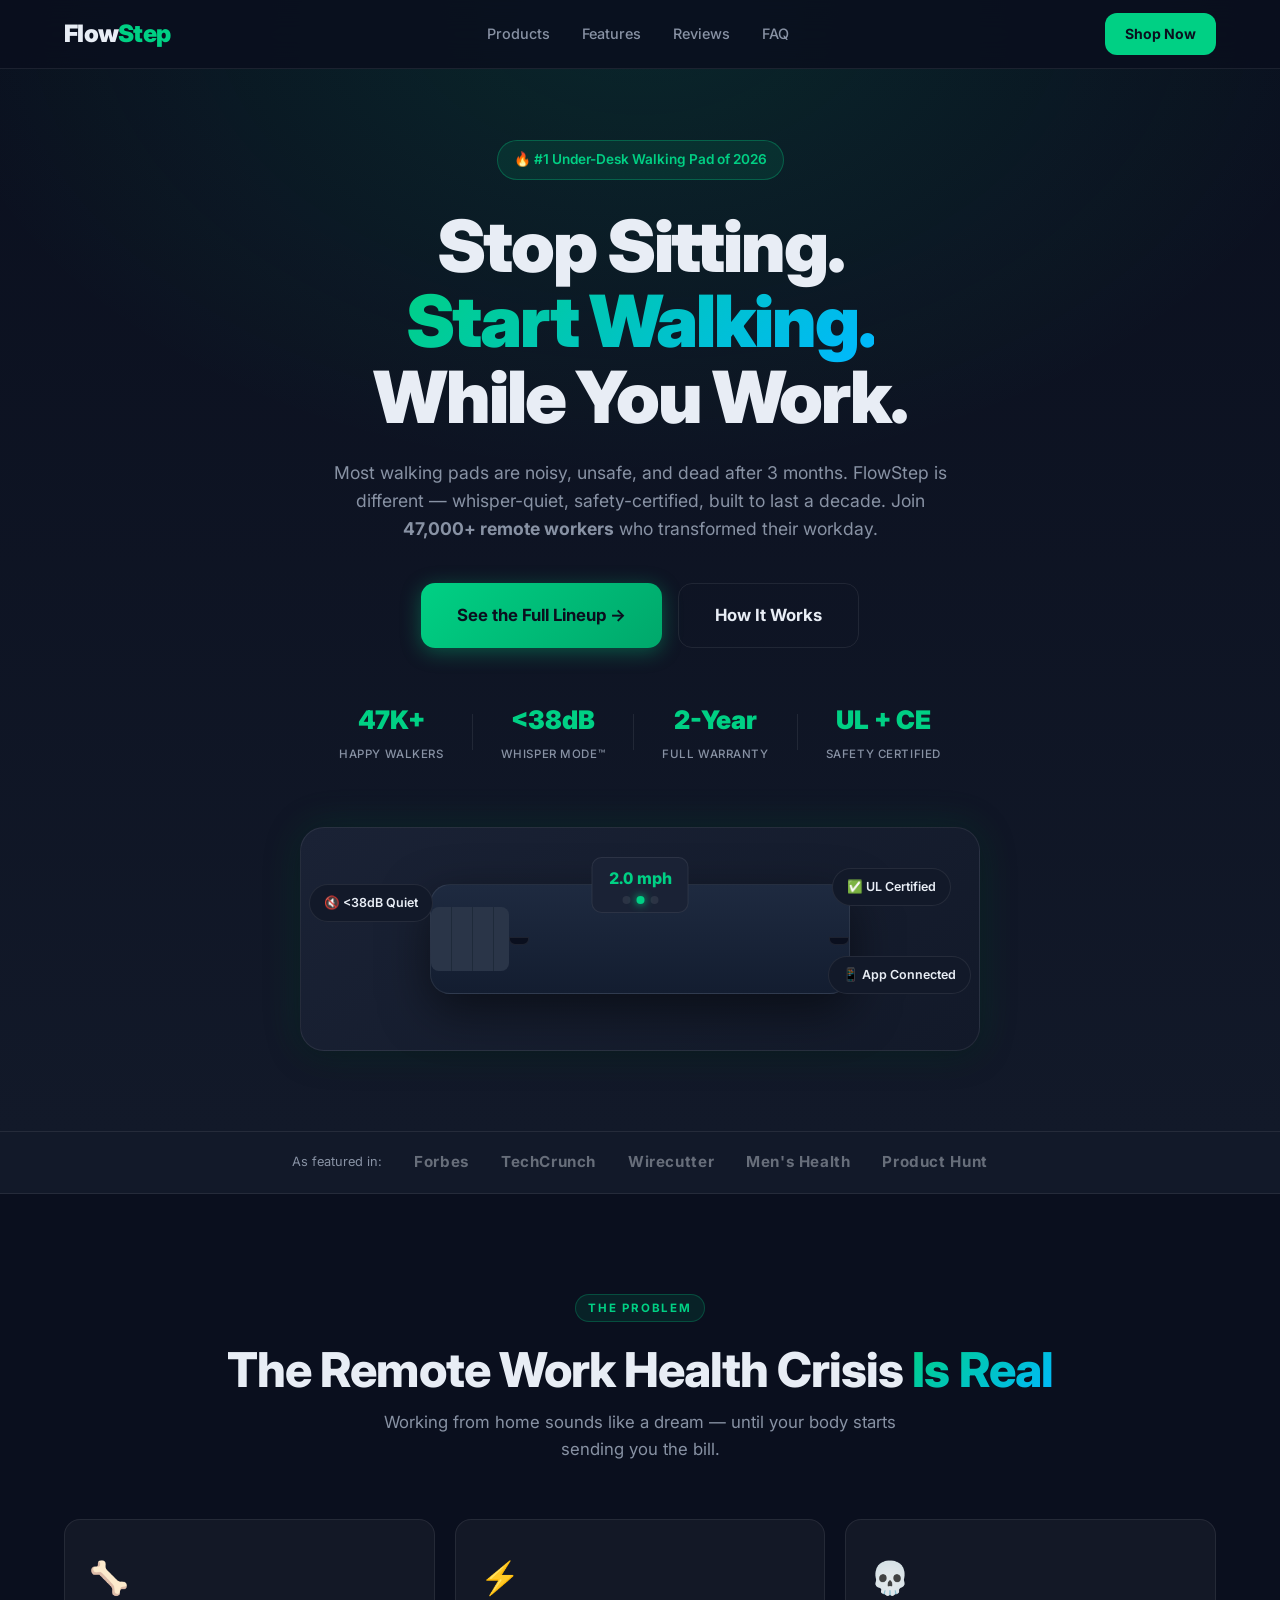
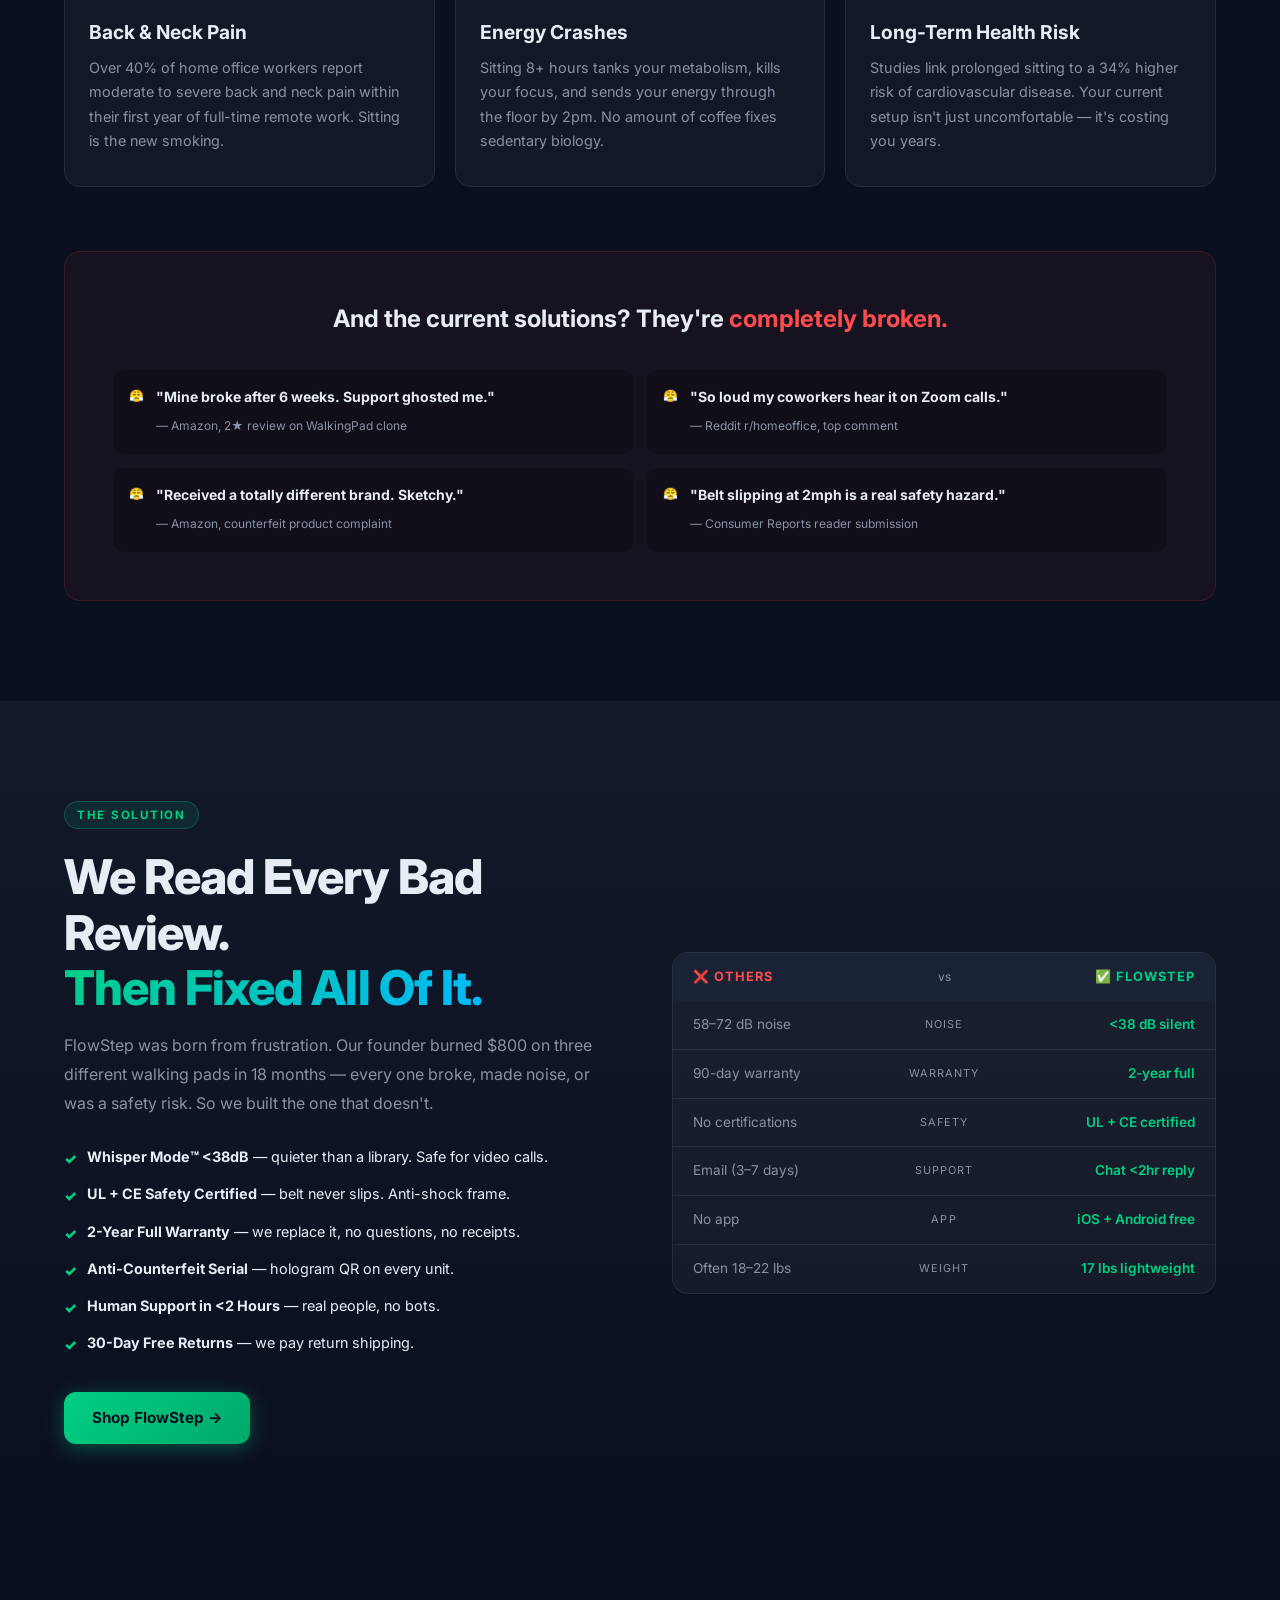
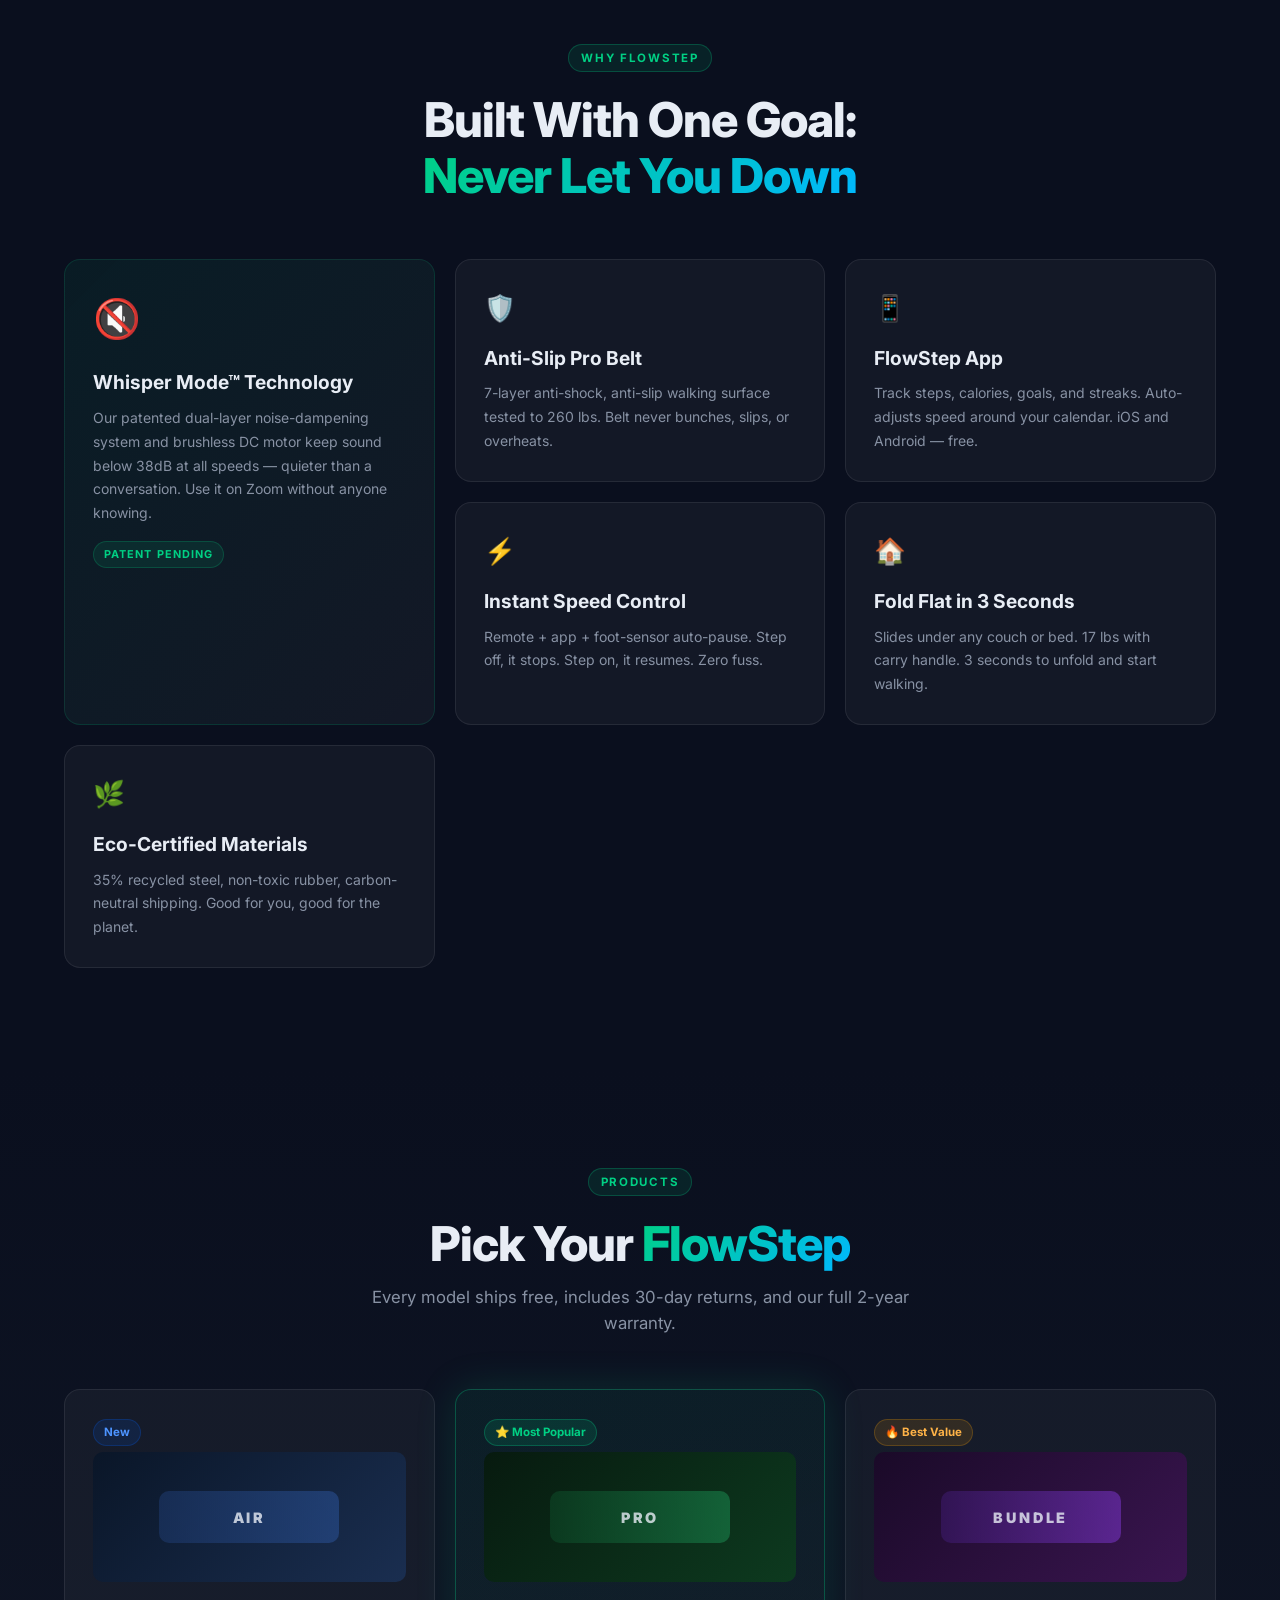
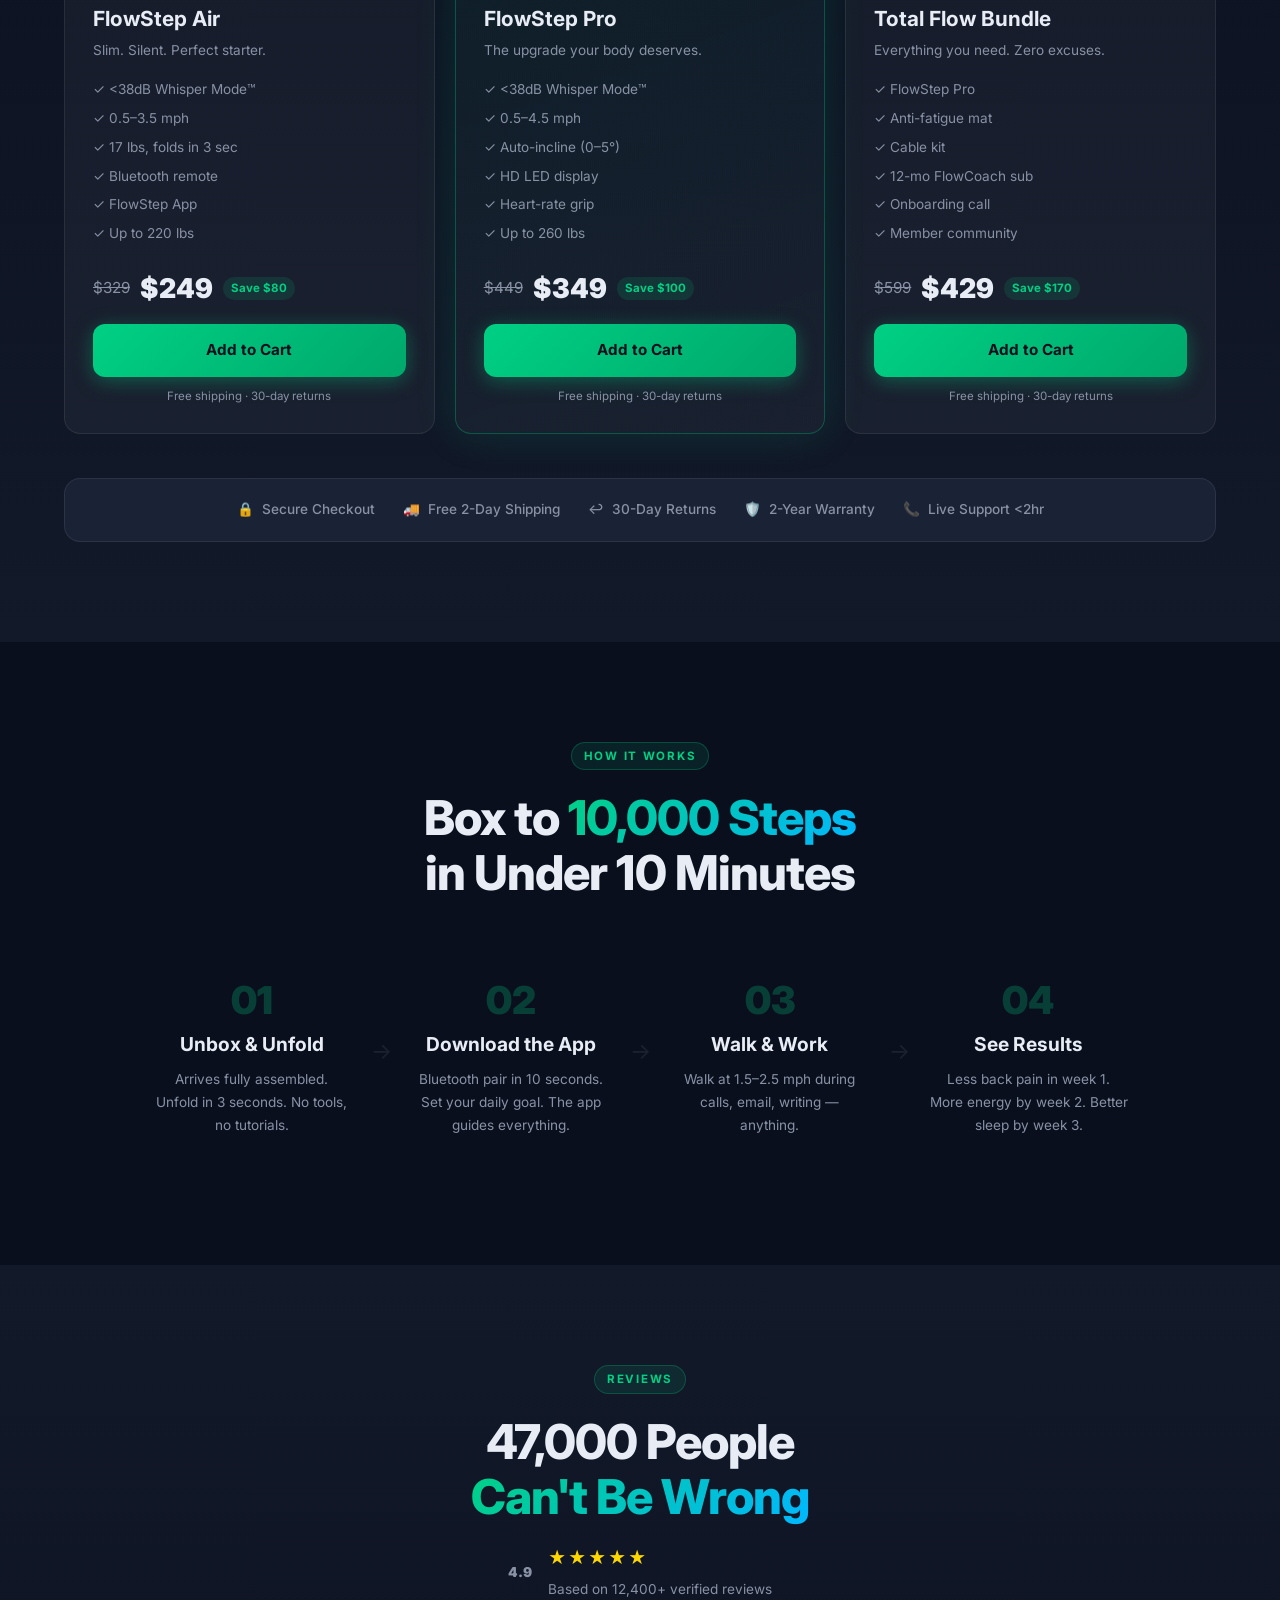
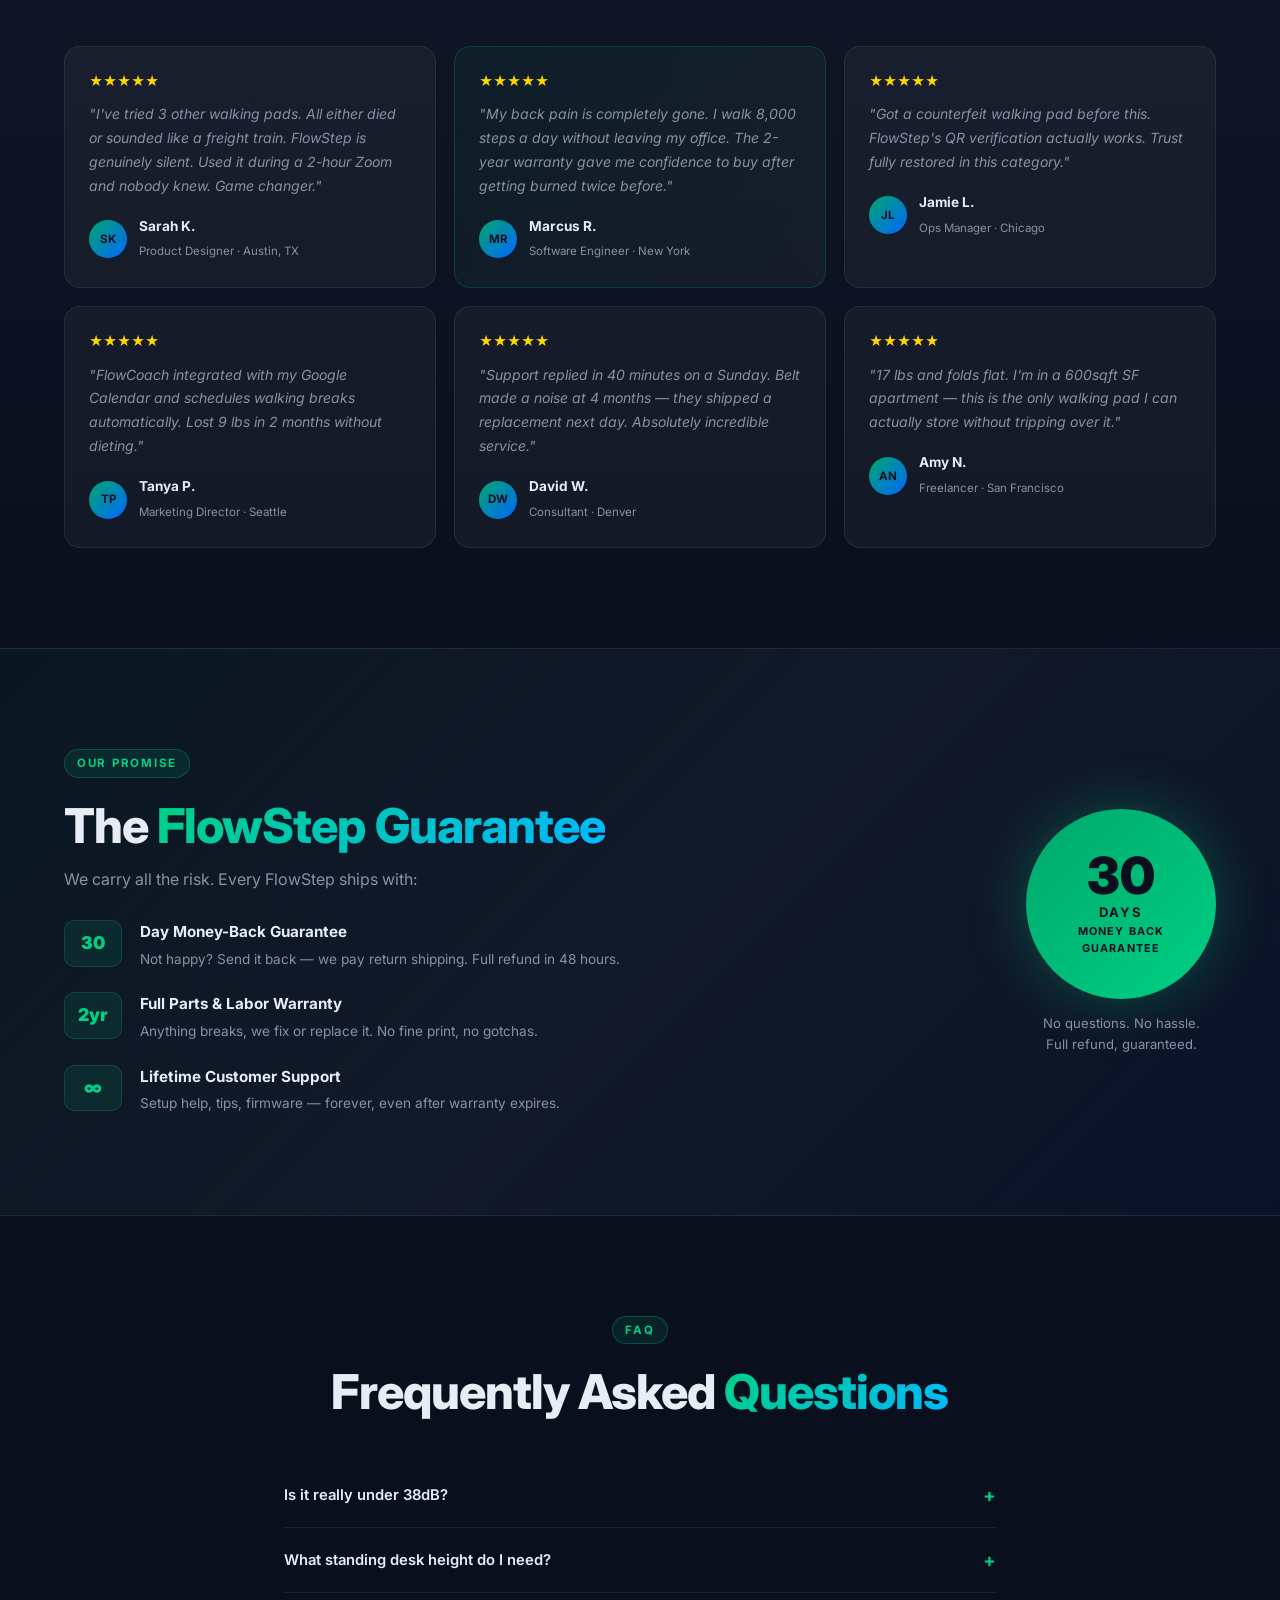
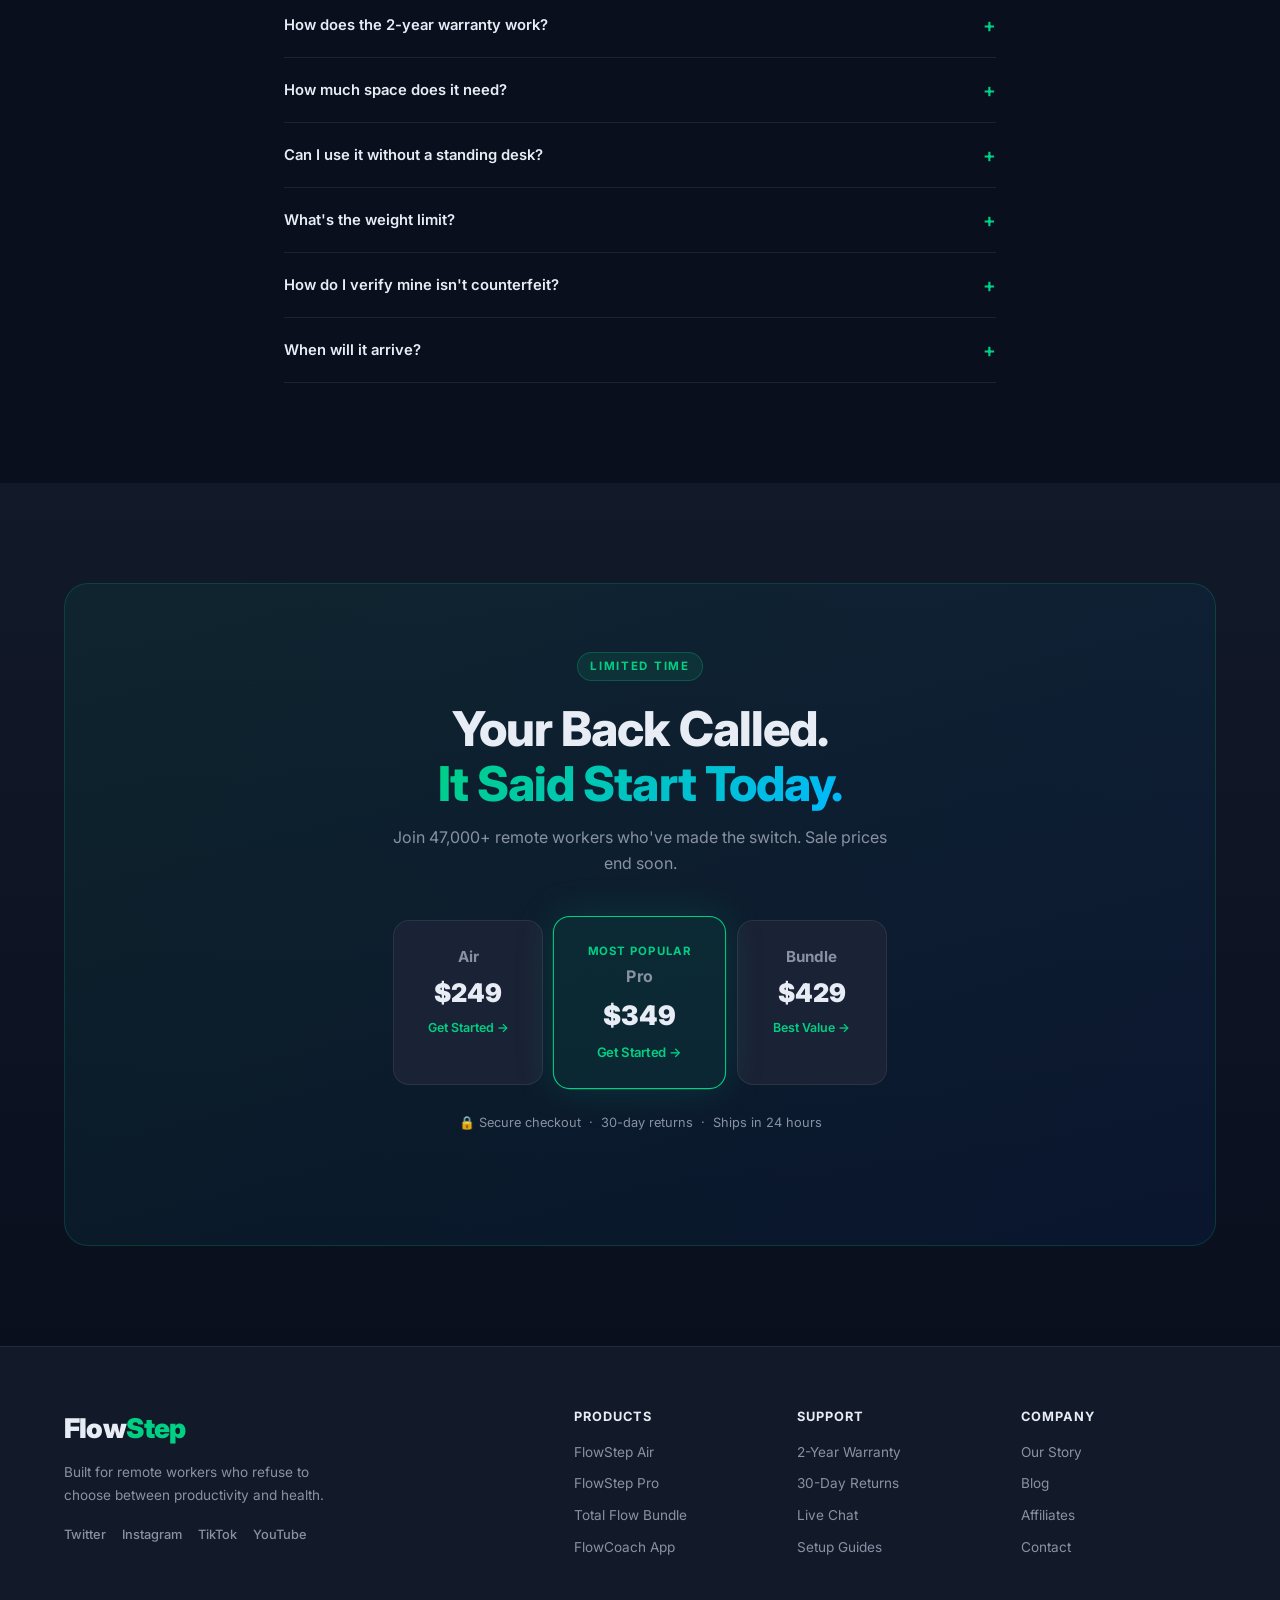
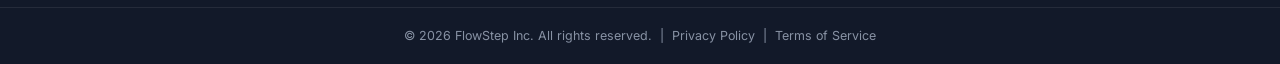
<file: index.html>
<!DOCTYPE html>
<html lang="en">
<head>
  <meta charset="UTF-8" />
  <meta name="viewport" content="width=device-width, initial-scale=1.0" />
  <title>FlowStep — Walk While You Work. Finally Done Right.</title>
  <meta name="description" content="The world's quietest, safest under-desk walking pad. Built for remote workers who refuse to let their health suffer. UL-certified, whisper-quiet, 2-year warranty." />
  <link rel="stylesheet" href="styles.css" />
  <link rel="preconnect" href="https://fonts.googleapis.com" />
  <link href="https://fonts.googleapis.com/css2?family=Inter:wght@300;400;500;600;700;800;900&display=swap" rel="stylesheet" />
</head>
<body>

<!-- ─────────────────── NAV ─────────────────── -->
<nav class="nav" id="nav">
  <div class="nav-inner container">
    <a class="brand" href="#">Flow<span>Step</span></a>
    <ul class="nav-links">
      <li><a href="#products">Products</a></li>
      <li><a href="#features">Features</a></li>
      <li><a href="#reviews">Reviews</a></li>
      <li><a href="#faq">FAQ</a></li>
    </ul>
    <a href="#products" class="btn btn-nav">Shop Now</a>
    <button class="hamburger" id="hamburger" aria-label="Menu">&#9776;</button>
  </div>
  <div class="mobile-menu" id="mobileMenu">
    <a href="#products">Products</a>
    <a href="#features">Features</a>
    <a href="#reviews">Reviews</a>
    <a href="#faq">FAQ</a>
    <a href="#products" class="btn btn-nav">Shop Now</a>
  </div>
</nav>

<!-- ─────────────────── HERO ─────────────────── -->
<section class="hero">
  <div class="hero-inner container">
    <div class="hero-badge">🔥 #1 Under-Desk Walking Pad of 2026</div>
    <h1>Stop Sitting.<br /><span class="gradient-text">Start Walking.</span><br />While You Work.</h1>
    <p class="hero-sub">Most walking pads are noisy, unsafe, and dead after 3 months. FlowStep is different — whisper-quiet, safety-certified, built to last a decade. Join <strong>47,000+ remote workers</strong> who transformed their workday.</p>
    <div class="hero-cta">
      <a href="#products" class="btn btn-primary btn-xl">See the Full Lineup →</a>
      <a href="#features" class="btn btn-ghost btn-xl">How It Works</a>
    </div>
    <div class="hero-stats">
      <div class="stat"><span class="stat-num">47K+</span><span class="stat-label">Happy Walkers</span></div>
      <div class="stat-div"></div>
      <div class="stat"><span class="stat-num">&lt;38dB</span><span class="stat-label">Whisper Mode™</span></div>
      <div class="stat-div"></div>
      <div class="stat"><span class="stat-num">2-Year</span><span class="stat-label">Full Warranty</span></div>
      <div class="stat-div"></div>
      <div class="stat"><span class="stat-num">UL + CE</span><span class="stat-label">Safety Certified</span></div>
    </div>
  </div>
  <div class="hero-visual container">
    <div class="hero-img-card">
      <div class="mockup-treadmill">
        <div class="treadmill-body">
          <div class="treadmill-belt"></div>
          <div class="treadmill-console">
            <div class="console-display" id="speedDisplay">2.3 mph</div>
            <div class="console-dots"><span></span><span class="active"></span><span></span></div>
          </div>
          <div class="treadmill-feet"><div></div><div></div></div>
        </div>
        <div class="float-badge float-1">🔇 &lt;38dB Quiet</div>
        <div class="float-badge float-2">✅ UL Certified</div>
        <div class="float-badge float-3">📱 App Connected</div>
      </div>
    </div>
  </div>
</section>

<div class="proof-bar">
  <div class="container proof-bar-inner">
    <span class="proof-label">As featured in:</span>
    <span class="press">Forbes</span>
    <span class="press">TechCrunch</span>
    <span class="press">Wirecutter</span>
    <span class="press">Men's Health</span>
    <span class="press">Product Hunt</span>
  </div>
</div>

<section class="problem section-pad" id="problem">
  <div class="container">
    <div class="section-label">The Problem</div>
    <h2>The Remote Work Health Crisis <span class="gradient-text">Is Real</span></h2>
    <p class="section-sub">Working from home sounds like a dream — until your body starts sending you the bill.</p>
    <div class="problem-grid">
      <div class="problem-card reveal"><div class="problem-icon">🦴</div><h3>Back &amp; Neck Pain</h3><p>Over 40% of home office workers report moderate to severe back and neck pain within their first year of full-time remote work. Sitting is the new smoking.</p></div>
      <div class="problem-card reveal"><div class="problem-icon">⚡</div><h3>Energy Crashes</h3><p>Sitting 8+ hours tanks your metabolism, kills your focus, and sends your energy through the floor by 2pm. No amount of coffee fixes sedentary biology.</p></div>
      <div class="problem-card reveal"><div class="problem-icon">💀</div><h3>Long-Term Health Risk</h3><p>Studies link prolonged sitting to a 34% higher risk of cardiovascular disease. Your current setup isn't just uncomfortable — it's costing you years.</p></div>
    </div>
    <div class="problem-market reveal">
      <h3>And the current solutions? They're <span class="red">completely broken.</span></h3>
      <div class="complaint-grid">
        <div class="complaint"><span class="complaint-icon">😤</span><div><strong>"Mine broke after 6 weeks. Support ghosted me."</strong><span>— Amazon, 2★ review on WalkingPad clone</span></div></div>
        <div class="complaint"><span class="complaint-icon">😤</span><div><strong>"So loud my coworkers hear it on Zoom calls."</strong><span>— Reddit r/homeoffice, top comment</span></div></div>
        <div class="complaint"><span class="complaint-icon">😤</span><div><strong>"Received a totally different brand. Sketchy."</strong><span>— Amazon, counterfeit product complaint</span></div></div>
        <div class="complaint"><span class="complaint-icon">😤</span><div><strong>"Belt slipping at 2mph is a real safety hazard."</strong><span>— Consumer Reports reader submission</span></div></div>
      </div>
    </div>
  </div>
</section>

<section class="solution section-pad" id="solution">
  <div class="container solution-inner">
    <div class="solution-text reveal">
      <div class="section-label">The Solution</div>
      <h2>We Read Every Bad Review.<br /><span class="gradient-text">Then Fixed All Of It.</span></h2>
      <p>FlowStep was born from frustration. Our founder burned $800 on three different walking pads in 18 months — every one broke, made noise, or was a safety risk. So we built the one that doesn't.</p>
      <ul class="solution-list">
        <li><span class="check">✓</span><div><strong>Whisper Mode™ &lt;38dB</strong> — quieter than a library. Safe for video calls.</div></li>
        <li><span class="check">✓</span><div><strong>UL + CE Safety Certified</strong> — belt never slips. Anti-shock frame.</div></li>
        <li><span class="check">✓</span><div><strong>2-Year Full Warranty</strong> — we replace it, no questions, no receipts.</div></li>
        <li><span class="check">✓</span><div><strong>Anti-Counterfeit Serial</strong> — hologram QR on every unit.</div></li>
        <li><span class="check">✓</span><div><strong>Human Support in &lt;2 Hours</strong> — real people, no bots.</div></li>
        <li><span class="check">✓</span><div><strong>30-Day Free Returns</strong> — we pay return shipping.</div></li>
      </ul>
      <a href="#products" class="btn btn-primary">Shop FlowStep →</a>
    </div>
    <div class="solution-visual reveal">
      <div class="comparison-card">
        <div class="vs-header"><div class="vs-col them">❌ Others</div><div class="vs-mid">vs</div><div class="vs-col us">✅ FlowStep</div></div>
        <div class="vs-row"><div class="vs-item them">58–72 dB noise</div><div class="vs-label">Noise</div><div class="vs-item us">&lt;38 dB silent</div></div>
        <div class="vs-row"><div class="vs-item them">90-day warranty</div><div class="vs-label">Warranty</div><div class="vs-item us">2-year full</div></div>
        <div class="vs-row"><div class="vs-item them">No certifications</div><div class="vs-label">Safety</div><div class="vs-item us">UL + CE certified</div></div>
        <div class="vs-row"><div class="vs-item them">Email (3–7 days)</div><div class="vs-label">Support</div><div class="vs-item us">Chat &lt;2hr reply</div></div>
        <div class="vs-row"><div class="vs-item them">No app</div><div class="vs-label">App</div><div class="vs-item us">iOS + Android free</div></div>
        <div class="vs-row last"><div class="vs-item them">Often 18–22 lbs</div><div class="vs-label">Weight</div><div class="vs-item us">17 lbs lightweight</div></div>
      </div>
    </div>
  </div>
</section>

<section class="features section-pad" id="features">
  <div class="container">
    <div class="section-label">Why FlowStep</div>
    <h2>Built With One Goal:<br /><span class="gradient-text">Never Let You Down</span></h2>
    <div class="features-grid">
      <div class="feature-card feature-large reveal"><div class="feature-icon-lg">🔇</div><h3>Whisper Mode™ Technology</h3><p>Our patented dual-layer noise-dampening system and brushless DC motor keep sound below 38dB at all speeds — quieter than a conversation. Use it on Zoom without anyone knowing.</p><div class="feature-badge">Patent Pending</div></div>
      <div class="feature-card reveal"><div class="feature-icon">🛡️</div><h3>Anti-Slip Pro Belt</h3><p>7-layer anti-shock, anti-slip walking surface tested to 260 lbs. Belt never bunches, slips, or overheats.</p></div>
      <div class="feature-card reveal"><div class="feature-icon">📱</div><h3>FlowStep App</h3><p>Track steps, calories, goals, and streaks. Auto-adjusts speed around your calendar. iOS and Android — free.</p></div>
      <div class="feature-card reveal"><div class="feature-icon">⚡</div><h3>Instant Speed Control</h3><p>Remote + app + foot-sensor auto-pause. Step off, it stops. Step on, it resumes. Zero fuss.</p></div>
      <div class="feature-card reveal"><div class="feature-icon">🏠</div><h3>Fold Flat in 3 Seconds</h3><p>Slides under any couch or bed. 17 lbs with carry handle. 3 seconds to unfold and start walking.</p></div>
      <div class="feature-card reveal"><div class="feature-icon">🌿</div><h3>Eco-Certified Materials</h3><p>35% recycled steel, non-toxic rubber, carbon-neutral shipping. Good for you, good for the planet.</p></div>
    </div>
  </div>
</section>

<section class="products section-pad" id="products">
  <div class="container">
    <div class="section-label">Products</div>
    <h2>Pick Your <span class="gradient-text">FlowStep</span></h2>
    <p class="section-sub">Every model ships free, includes 30-day returns, and our full 2-year warranty.</p>
    <div class="products-grid">
      <div class="product-card reveal"><div class="product-badge-wrap"><span class="product-badge badge-new">New</span></div><div class="product-img air"><div class="product-shape air-shape"></div><span class="product-model-label">AIR</span></div><h3>FlowStep Air</h3><p class="product-tagline">Slim. Silent. Perfect starter.</p><ul class="product-specs"><li>✓ &lt;38dB Whisper Mode™</li><li>✓ 0.5–3.5 mph</li><li>✓ 17 lbs, folds in 3 sec</li><li>✓ Bluetooth remote</li><li>✓ FlowStep App</li><li>✓ Up to 220 lbs</li></ul><div class="product-price"><span class="price-old">$329</span><span class="price-new">$249</span><span class="price-save">Save $80</span></div><a href="#checkout" class="btn btn-primary btn-full">Add to Cart</a><p class="product-note">Free shipping · 30-day returns</p></div>
      <div class="product-card product-featured reveal"><div class="product-badge-wrap"><span class="product-badge badge-popular">⭐ Most Popular</span></div><div class="product-img pro"><div class="product-shape pro-shape"></div><span class="product-model-label">PRO</span></div><h3>FlowStep Pro</h3><p class="product-tagline">The upgrade your body deserves.</p><ul class="product-specs"><li>✓ &lt;38dB Whisper Mode™</li><li>✓ 0.5–4.5 mph</li><li>✓ Auto-incline (0–5°)</li><li>✓ HD LED display</li><li>✓ Heart-rate grip</li><li>✓ Up to 260 lbs</li></ul><div class="product-price"><span class="price-old">$449</span><span class="price-new">$349</span><span class="price-save">Save $100</span></div><a href="#checkout" class="btn btn-primary btn-full">Add to Cart</a><p class="product-note">Free shipping · 30-day returns</p></div>
      <div class="product-card reveal"><div class="product-badge-wrap"><span class="product-badge badge-best">🔥 Best Value</span></div><div class="product-img bundle"><div class="product-shape bundle-shape"></div><span class="product-model-label">BUNDLE</span></div><h3>Total Flow Bundle</h3><p class="product-tagline">Everything you need. Zero excuses.</p><ul class="product-specs"><li>✓ FlowStep Pro</li><li>✓ Anti-fatigue mat</li><li>✓ Cable kit</li><li>✓ 12-mo FlowCoach sub</li><li>✓ Onboarding call</li><li>✓ Member community</li></ul><div class="product-price"><span class="price-old">$599</span><span class="price-new">$429</span><span class="price-save">Save $170</span></div><a href="#checkout" class="btn btn-primary btn-full">Add to Cart</a><p class="product-note">Free shipping · 30-day returns</p></div>
    </div>
    <div class="guarantee-strip reveal"><div class="g-item"><span>🔒</span> Secure Checkout</div><div class="g-item"><span>🚚</span> Free 2-Day Shipping</div><div class="g-item"><span>↩️</span> 30-Day Returns</div><div class="g-item"><span>🛡️</span> 2-Year Warranty</div><div class="g-item"><span>📞</span> Live Support &lt;2hr</div></div>
  </div>
</section>

<section class="how-it-works section-pad">
  <div class="container">
    <div class="section-label">How It Works</div>
    <h2>Box to <span class="gradient-text">10,000 Steps</span><br />in Under 10 Minutes</h2>
    <div class="steps">
      <div class="step reveal"><div class="step-num">01</div><h3>Unbox &amp; Unfold</h3><p>Arrives fully assembled. Unfold in 3 seconds. No tools, no tutorials.</p></div>
      <div class="step-arrow">→</div>
      <div class="step reveal"><div class="step-num">02</div><h3>Download the App</h3><p>Bluetooth pair in 10 seconds. Set your daily goal. The app guides everything.</p></div>
      <div class="step-arrow">→</div>
      <div class="step reveal"><div class="step-num">03</div><h3>Walk &amp; Work</h3><p>Walk at 1.5–2.5 mph during calls, email, writing — anything.</p></div>
      <div class="step-arrow">→</div>
      <div class="step reveal"><div class="step-num">04</div><h3>See Results</h3><p>Less back pain in week 1. More energy by week 2. Better sleep by week 3.</p></div>
    </div>
  </div>
</section>

<section class="reviews section-pad" id="reviews">
  <div class="container">
    <div class="section-label">Reviews</div>
    <h2>47,000 People<br /><span class="gradient-text">Can't Be Wrong</span></h2>
    <div class="rating-summary"><span class="big-rating">4.9</span><div><div class="stars">★★★★★</div><span>Based on 12,400+ verified reviews</span></div></div>
    <div class="reviews-grid">
      <div class="review-card reveal"><div class="review-stars">★★★★★</div><p>"I've tried 3 other walking pads. All either died or sounded like a freight train. FlowStep is genuinely silent. Used it during a 2-hour Zoom and nobody knew. Game changer."</p><div class="reviewer"><div class="avatar">SK</div><div><strong>Sarah K.</strong><span>Product Designer · Austin, TX</span></div></div></div>
      <div class="review-card review-featured reveal"><div class="review-stars">★★★★★</div><p>"My back pain is completely gone. I walk 8,000 steps a day without leaving my office. The 2-year warranty gave me confidence to buy after getting burned twice before."</p><div class="reviewer"><div class="avatar">MR</div><div><strong>Marcus R.</strong><span>Software Engineer · New York</span></div></div></div>
      <div class="review-card reveal"><div class="review-stars">★★★★★</div><p>"Got a counterfeit walking pad before this. FlowStep's QR verification actually works. Trust fully restored in this category."</p><div class="reviewer"><div class="avatar">JL</div><div><strong>Jamie L.</strong><span>Ops Manager · Chicago</span></div></div></div>
      <div class="review-card reveal"><div class="review-stars">★★★★★</div><p>"FlowCoach integrated with my Google Calendar and schedules walking breaks automatically. Lost 9 lbs in 2 months without dieting."</p><div class="reviewer"><div class="avatar">TP</div><div><strong>Tanya P.</strong><span>Marketing Director · Seattle</span></div></div></div>
      <div class="review-card reveal"><div class="review-stars">★★★★★</div><p>"Support replied in 40 minutes on a Sunday. Belt made a noise at 4 months — they shipped a replacement next day. Absolutely incredible service."</p><div class="reviewer"><div class="avatar">DW</div><div><strong>David W.</strong><span>Consultant · Denver</span></div></div></div>
      <div class="review-card reveal"><div class="review-stars">★★★★★</div><p>"17 lbs and folds flat. I'm in a 600sqft SF apartment — this is the only walking pad I can actually store without tripping over it."</p><div class="reviewer"><div class="avatar">AN</div><div><strong>Amy N.</strong><span>Freelancer · San Francisco</span></div></div></div>
    </div>
  </div>
</section>

<section class="guarantee section-pad" id="guarantee">
  <div class="container guarantee-inner">
    <div class="guarantee-text reveal">
      <div class="section-label">Our Promise</div>
      <h2>The <span class="gradient-text">FlowStep Guarantee</span></h2>
      <p>We carry all the risk. Every FlowStep ships with:</p>
      <div class="guarantee-items">
        <div class="g-promise"><span>30</span><div><strong>Day Money-Back Guarantee</strong><p>Not happy? Send it back — we pay return shipping. Full refund in 48 hours.</p></div></div>
        <div class="g-promise"><span>2yr</span><div><strong>Full Parts &amp; Labor Warranty</strong><p>Anything breaks, we fix or replace it. No fine print, no gotchas.</p></div></div>
        <div class="g-promise"><span>∞</span><div><strong>Lifetime Customer Support</strong><p>Setup help, tips, firmware — forever, even after warranty expires.</p></div></div>
      </div>
    </div>
    <div class="guarantee-badge-wrap reveal"><div class="guarantee-badge"><div class="badge-circle"><div class="badge-text"><span class="badge-big">30</span><span class="badge-days">DAYS</span><span class="badge-small">MONEY BACK</span><span class="badge-small">GUARANTEE</span></div></div><p>No questions. No hassle.<br />Full refund, guaranteed.</p></div></div>
  </div>
</section>

<section class="faq section-pad" id="faq">
  <div class="container faq-wrap">
    <div class="section-label">FAQ</div>
    <h2>Frequently Asked <span class="gradient-text">Questions</span></h2>
    <div class="faq-list">
      <div class="faq-item"><button class="faq-question">Is it really under 38dB? <span class="faq-icon">+</span></button><div class="faq-answer"><p>Yes — third-party audio lab certified. At 2.0 mph it measures 35–37 dB, quieter than a quiet office at 40 dB. We publish our test results openly.</p></div></div>
      <div class="faq-item"><button class="faq-question">What standing desk height do I need? <span class="faq-icon">+</span></button><div class="faq-answer"><p>FlowStep is 4.7 inches tall. Most standing desks raise to 45–50 inches — plenty of room. We recommend at least 42 inches. Free desk height guide included.</p></div></div>
      <div class="faq-item"><button class="faq-question">How does the 2-year warranty work? <span class="faq-icon">+</span></button><div class="faq-answer"><p>Anything breaks in 2 years — motor, belt, frame — we replace it at zero cost. We ship first, you return old unit in the same box. &lt;2hr support on weekdays.</p></div></div>
      <div class="faq-item"><button class="faq-question">How much space does it need? <span class="faq-icon">+</span></button><div class="faq-answer"><p>Folded: 48" × 18" × 2.5". Slides under a sofa or bed easily. 17 lbs with carry handle.</p></div></div>
      <div class="faq-item"><button class="faq-question">Can I use it without a standing desk? <span class="faq-icon">+</span></button><div class="faq-answer"><p>Yes — many users use a laptop riser. Every purchase includes a free "Standing Desk Alternatives Guide" with 4 setups under $50.</p></div></div>
      <div class="faq-item"><button class="faq-question">What's the weight limit? <span class="faq-icon">+</span></button><div class="faq-answer"><p>Air: 220 lbs. Pro and Bundle: 260 lbs. Certified to 1.5× the stated limit.</p></div></div>
      <div class="faq-item"><button class="faq-question">How do I verify mine isn't counterfeit? <span class="faq-icon">+</span></button><div class="faq-answer"><p>Holographic QR on every unit links to our live verification server — shows manufacturing date, cert numbers, and warranty status in real time.</p></div></div>
      <div class="faq-item"><button class="faq-question">When will it arrive? <span class="faq-icon">+</span></button><div class="faq-answer"><p>Same-day ship if ordered before 2pm PST. 2–4 business days standard. Expedited 2-day available. Warehouses in CA, TX, NJ.</p></div></div>
    </div>
  </div>
</section>

<section class="final-cta section-pad" id="checkout">
  <div class="container"><div class="cta-box reveal">
    <div class="section-label">Limited Time</div>
    <h2>Your Back Called.<br /><span class="gradient-text">It Said Start Today.</span></h2>
    <p>Join 47,000+ remote workers who've made the switch. Sale prices end soon.</p>
    <div class="cta-cards">
      <a href="#" class="cta-option"><span class="cta-name">Air</span><span class="cta-price">$249</span><span class="cta-cta">Get Started →</span></a>
      <a href="#" class="cta-option cta-featured"><span class="cta-popular">Most Popular</span><span class="cta-name">Pro</span><span class="cta-price">$349</span><span class="cta-cta">Get Started →</span></a>
      <a href="#" class="cta-option"><span class="cta-name">Bundle</span><span class="cta-price">$429</span><span class="cta-cta">Best Value →</span></a>
    </div>
    <p class="cta-footer">🔒 Secure checkout &nbsp;·&nbsp; 30-day returns &nbsp;·&nbsp; Ships in 24 hours</p>
  </div></div>
</section>

<footer class="footer">
  <div class="container footer-inner">
    <div class="footer-brand"><a class="brand" href="#">Flow<span>Step</span></a><p>Built for remote workers who refuse to choose between productivity and health.</p><div class="social-links"><a href="#">Twitter</a><a href="#">Instagram</a><a href="#">TikTok</a><a href="#">YouTube</a></div></div>
    <div class="footer-links">
      <div class="footer-col"><h4>Products</h4><a href="#">FlowStep Air</a><a href="#">FlowStep Pro</a><a href="#">Total Flow Bundle</a><a href="#">FlowCoach App</a></div>
      <div class="footer-col"><h4>Support</h4><a href="#">2-Year Warranty</a><a href="#">30-Day Returns</a><a href="#">Live Chat</a><a href="#">Setup Guides</a></div>
      <div class="footer-col"><h4>Company</h4><a href="#">Our Story</a><a href="#">Blog</a><a href="#">Affiliates</a><a href="#">Contact</a></div>
    </div>
  </div>
  <div class="footer-bottom"><p>© 2026 FlowStep Inc. All rights reserved. &nbsp;|&nbsp; <a href="#">Privacy Policy</a> &nbsp;|&nbsp; <a href="#">Terms of Service</a></p></div>
</footer>

<script src="script.js"></script>
</body>
</html>
</file>
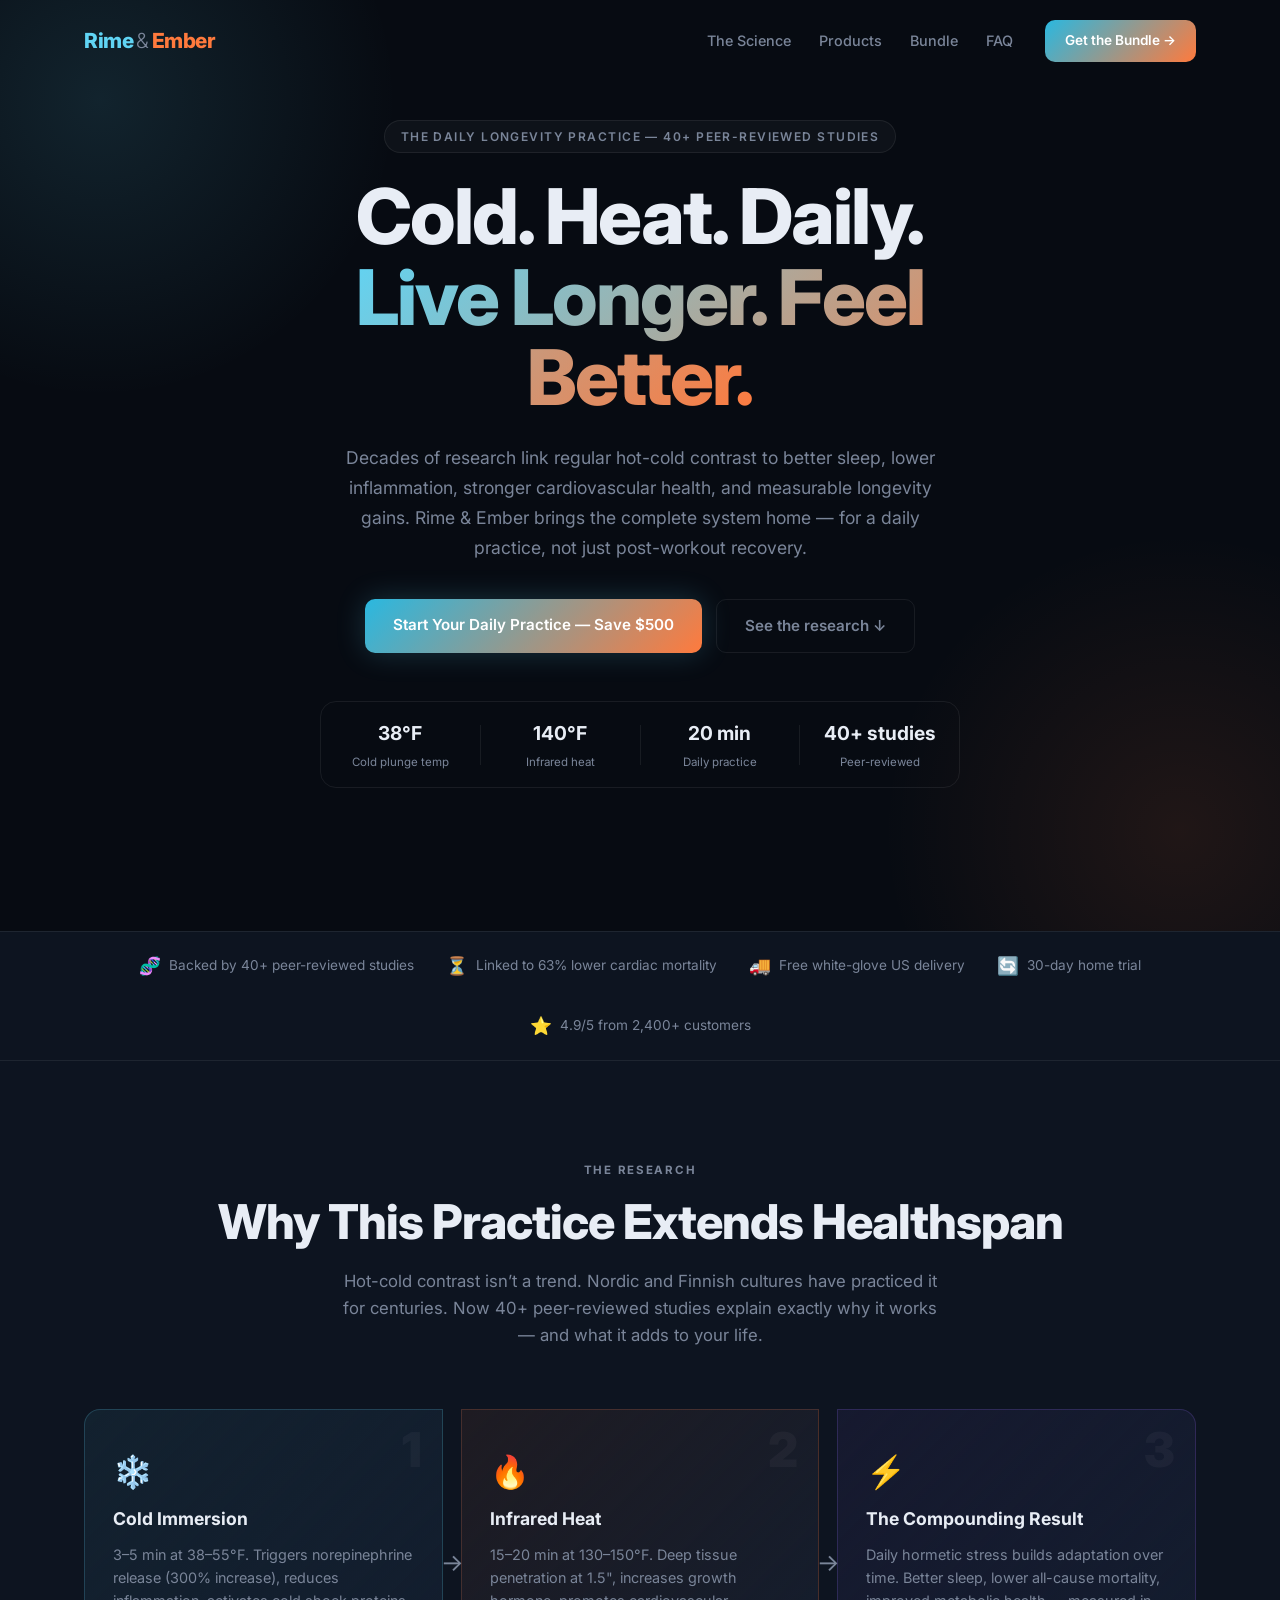
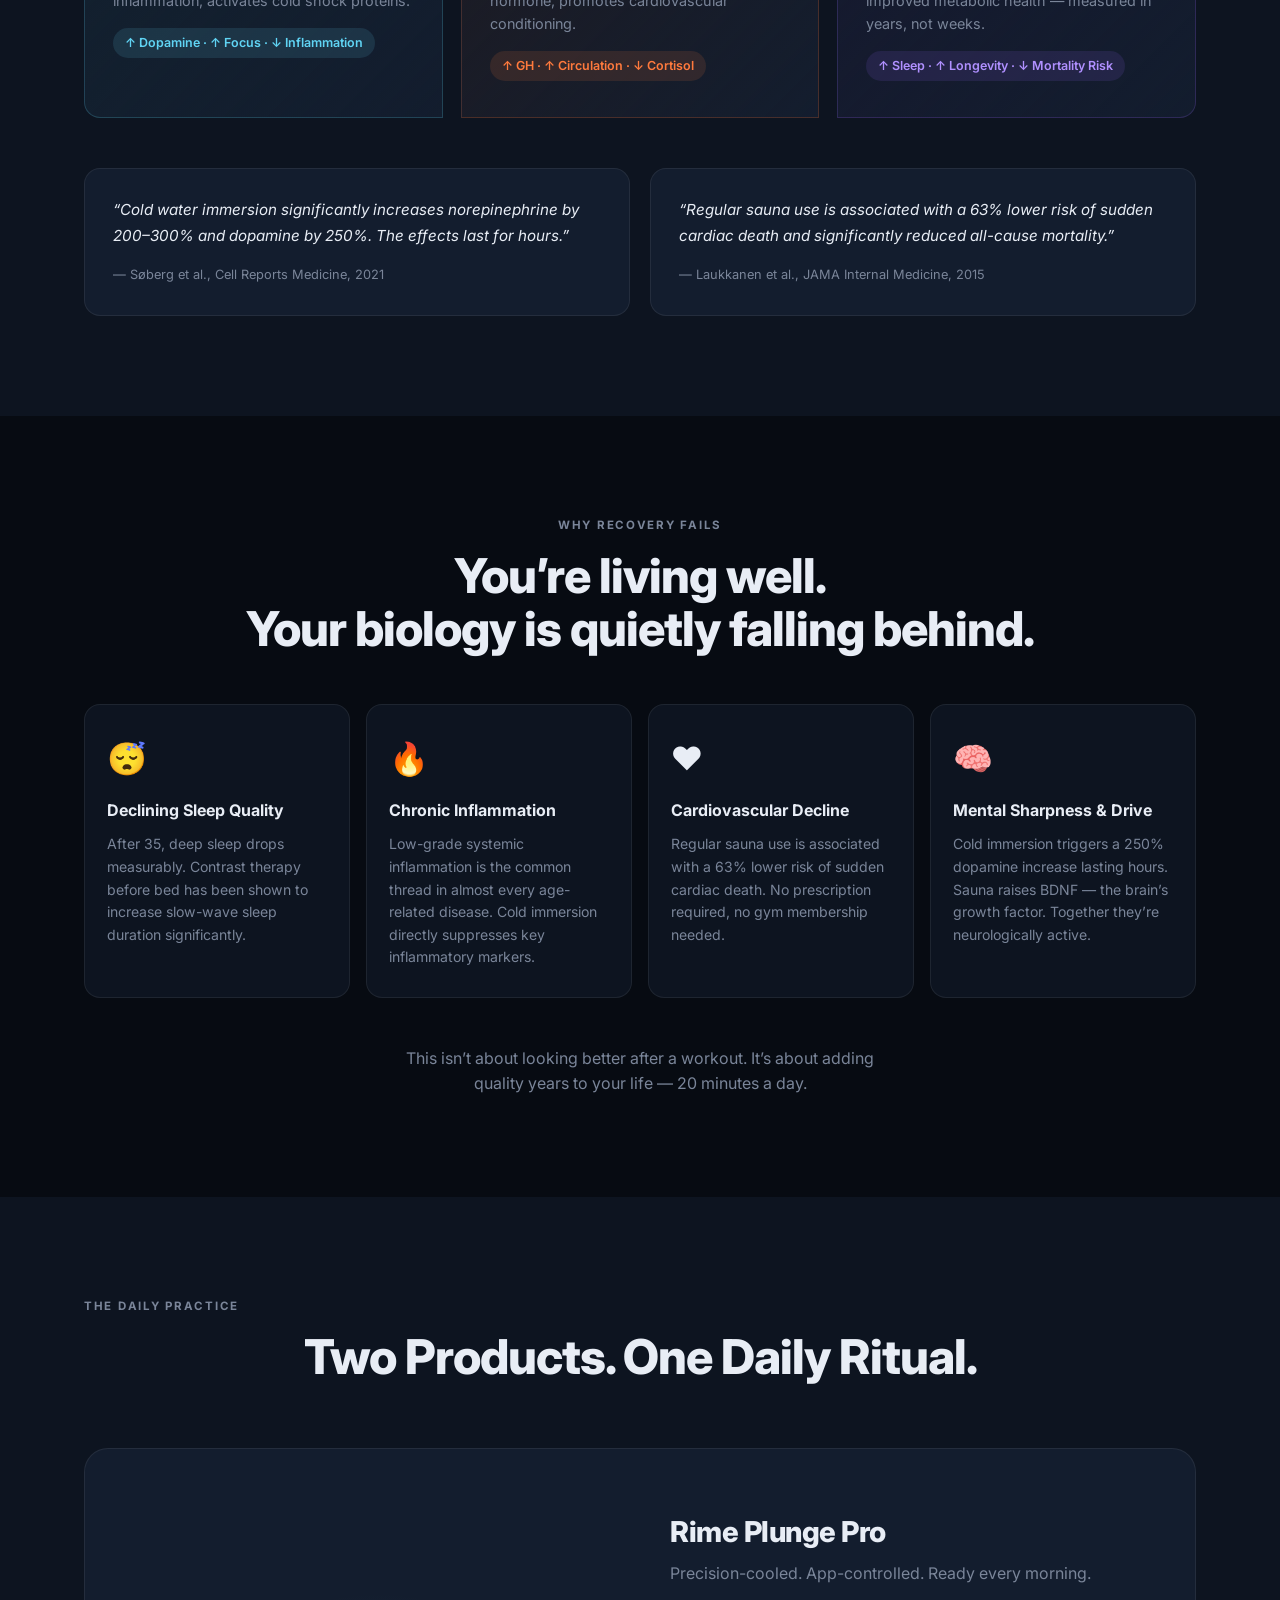
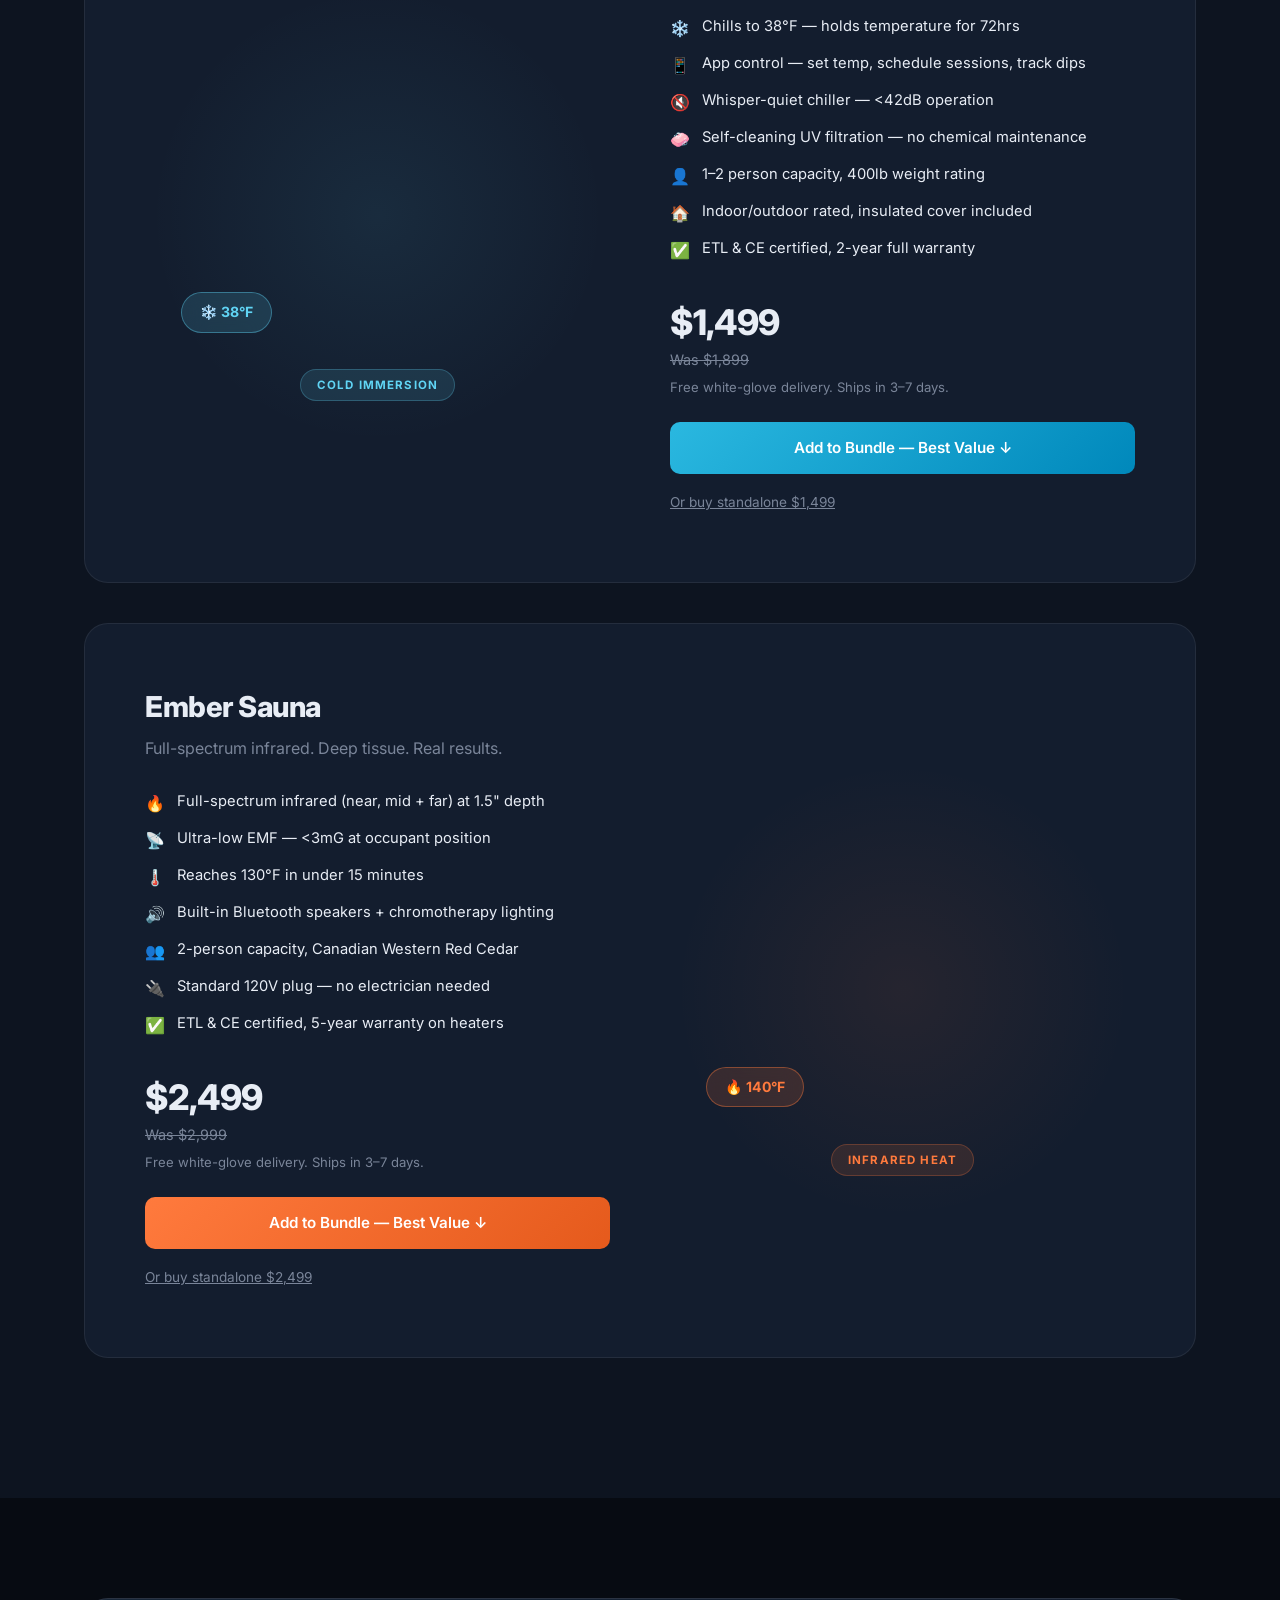
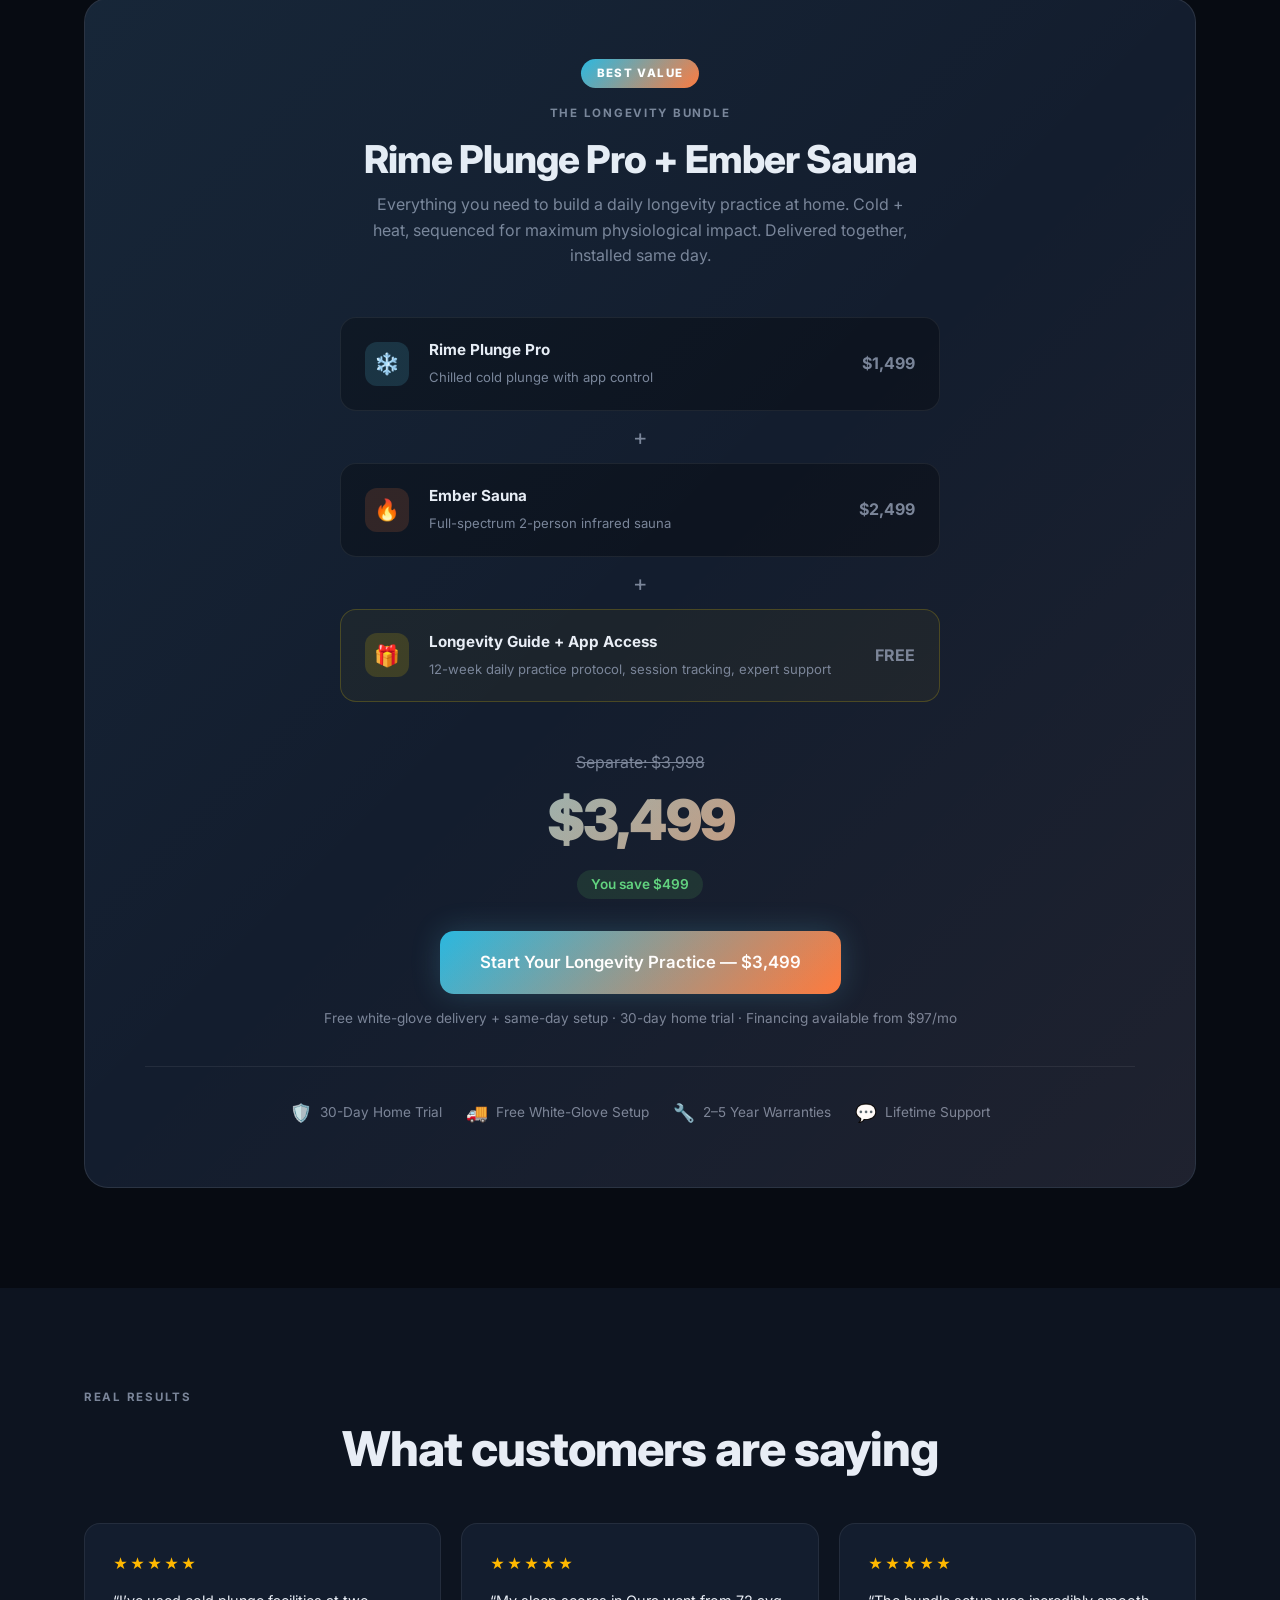
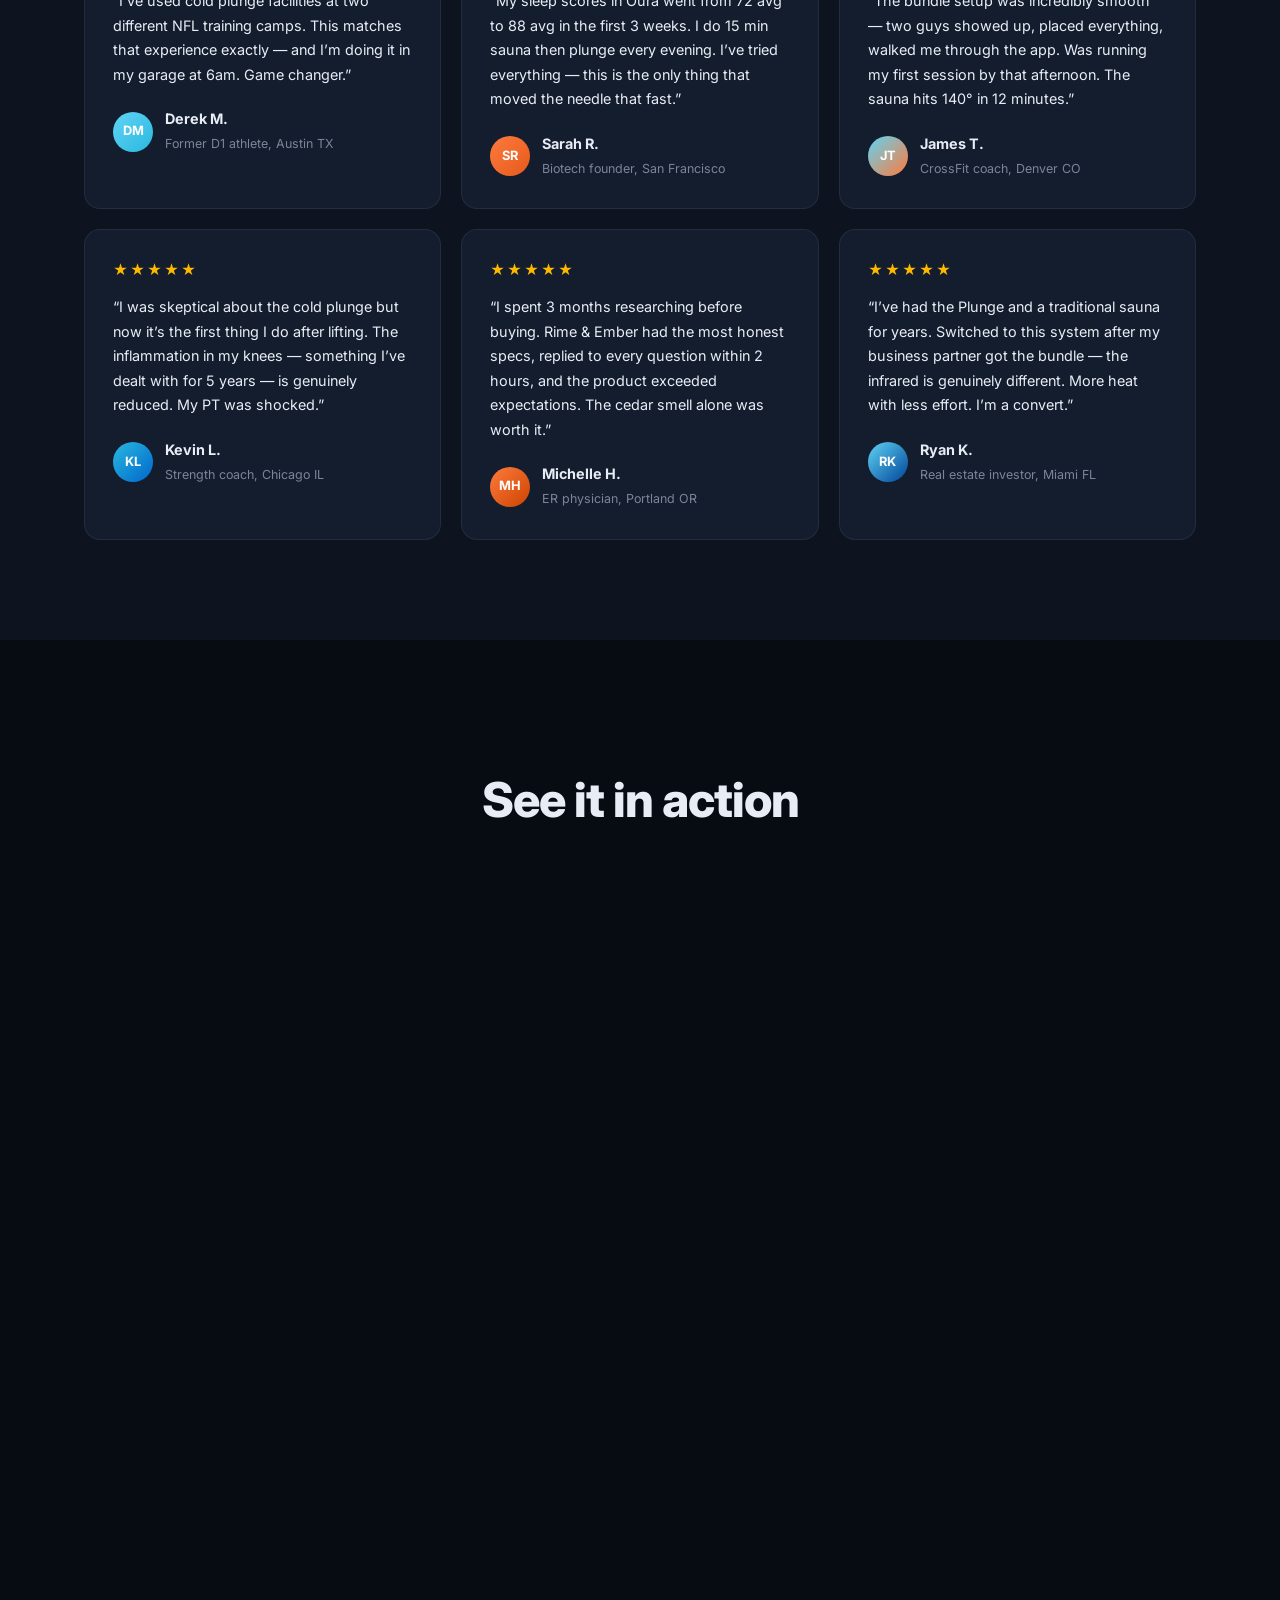
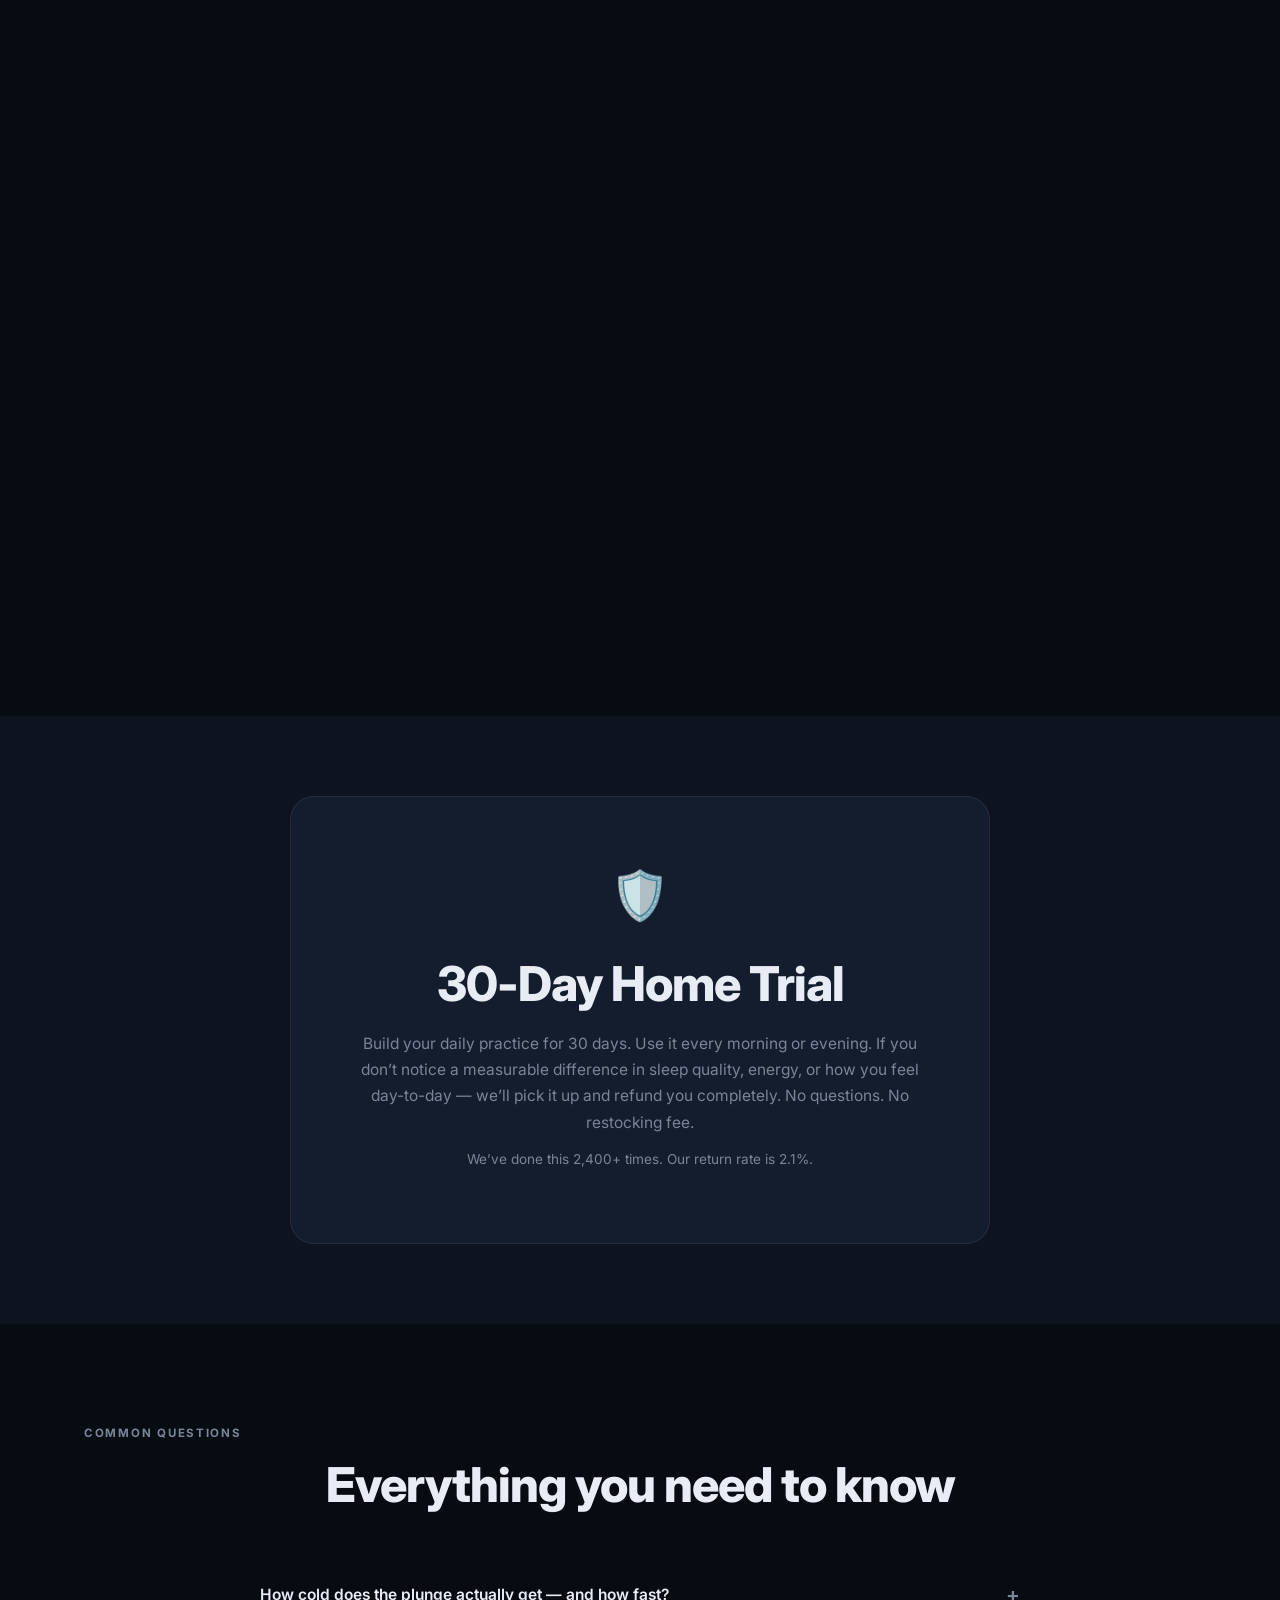
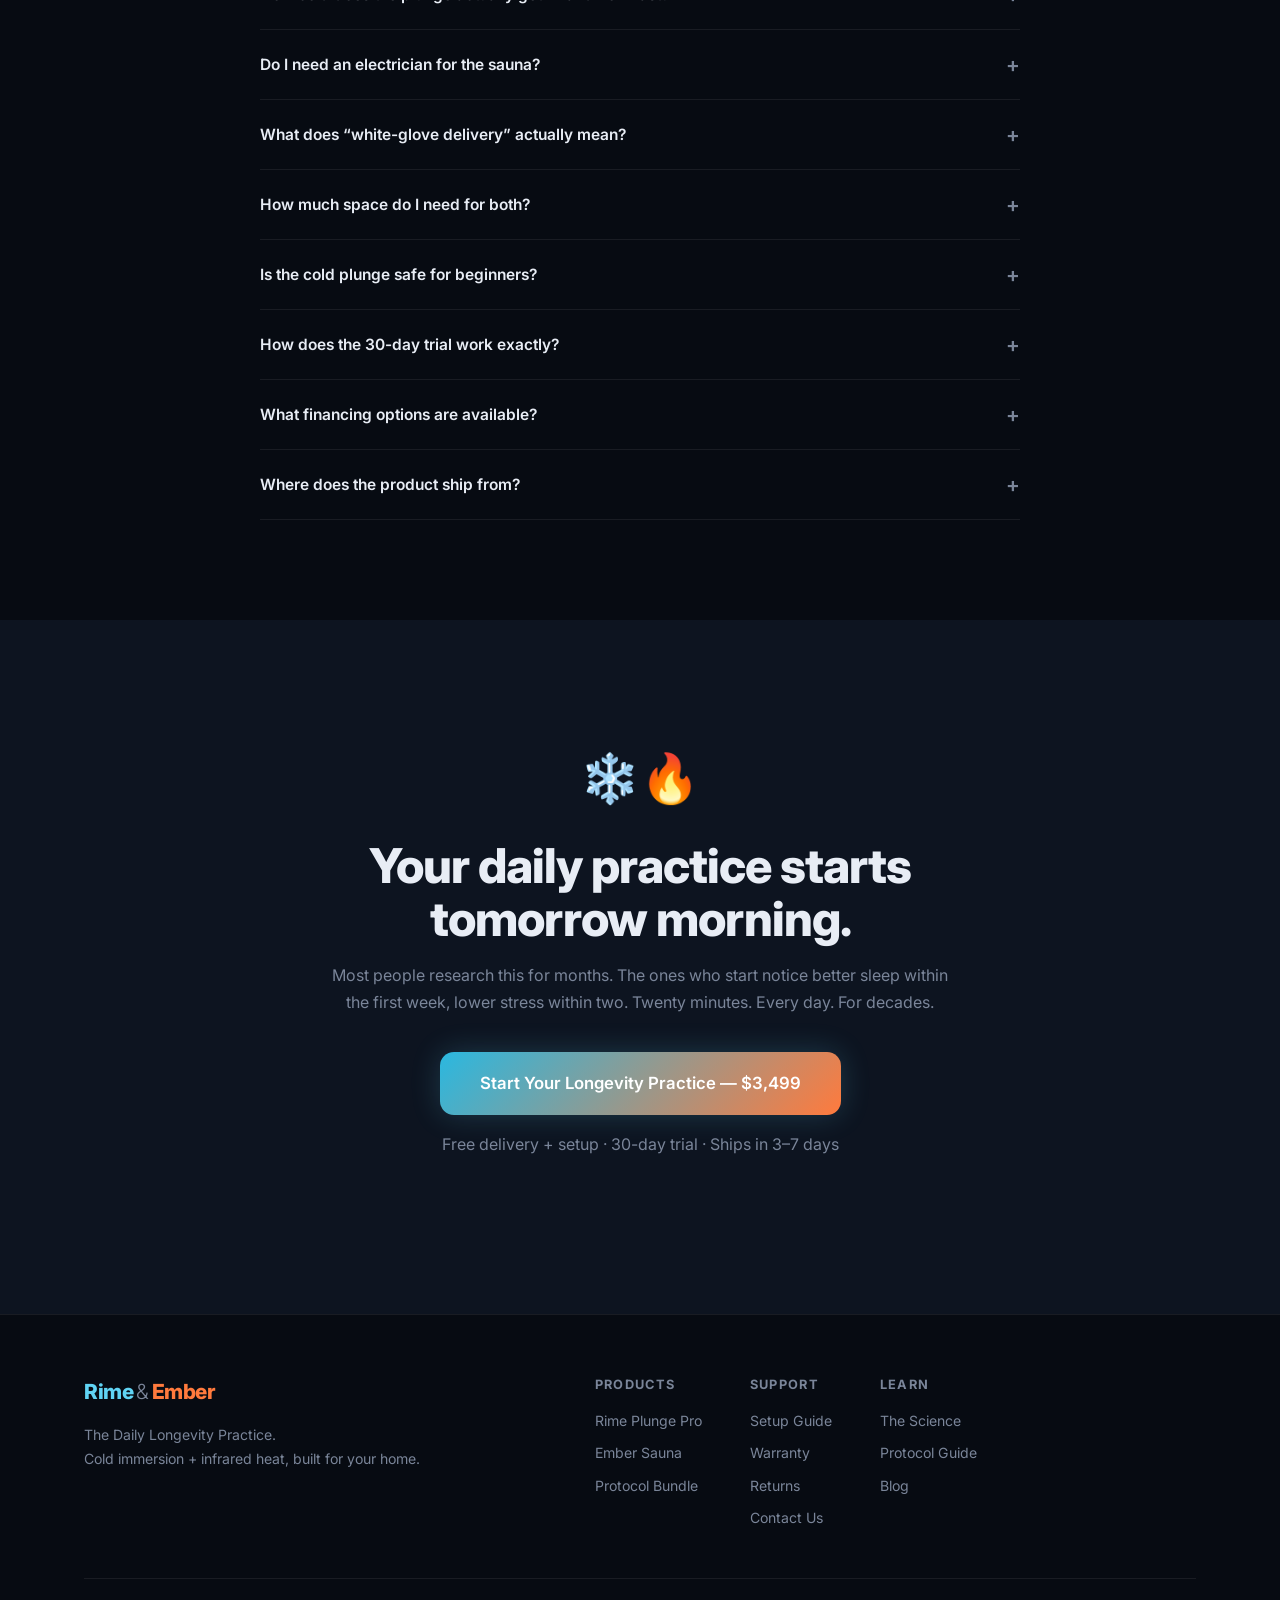
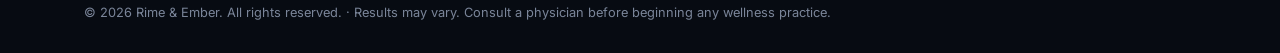
<file: arctic-ember/index.html>
<!DOCTYPE html>
<html lang="en">
<head>
  <meta charset="UTF-8" />
  <meta name="viewport" content="width=device-width, initial-scale=1.0" />
  <title>Rime &amp; Ember — The Daily Longevity Practice</title>
  <meta name="description" content="Cold plunge + infrared sauna, backed by 40+ peer-reviewed studies. The complete home system for better sleep, reduced inflammation, and a longer healthspan — done in 20 minutes a day." />
  <link rel="preconnect" href="https://fonts.googleapis.com" />
  <link href="https://fonts.googleapis.com/css2?family=Inter:wght@300;400;500;600;700;800&display=swap" rel="stylesheet" />
  <link rel="stylesheet" href="styles.css" />
</head>
<body>

<!-- NAV -->
<nav id="navbar">
  <div class="nav-inner">
    <div class="nav-logo">
      <span class="logo-ice">Rime</span><span class="logo-amp">&amp;</span><span class="logo-ember">Ember</span>
    </div>
    <div class="nav-links">
      <a href="#science">The Science</a>
      <a href="#products">Products</a>
      <a href="#bundle">Bundle</a>
      <a href="#faq">FAQ</a>
    </div>
    <a href="#bundle" class="btn btn-nav">Get the Bundle →</a>
    <button class="mobile-menu-btn" id="menuBtn" aria-label="Menu">☰</button>
  </div>
  <div class="mobile-menu" id="mobileMenu">
    <a href="#science">The Science</a>
    <a href="#products">Products</a>
    <a href="#bundle">Bundle</a>
    <a href="#faq">FAQ</a>
    <a href="#bundle" class="btn btn-nav">Get the Bundle →</a>
  </div>
</nav>

<!-- HERO -->
<section class="hero">
  <div class="hero-bg">
    <div class="hero-bg-ice"></div>
    <div class="hero-bg-ember"></div>
  </div>
  <div class="container hero-content">
    <div class="hero-badge reveal">THE DAILY LONGEVITY PRACTICE — 40+ PEER-REVIEWED STUDIES</div>
    <h1 class="reveal">Cold. Heat. Daily.<br /><span class="gradient-text">Live Longer. Feel Better.</span></h1>
    <p class="hero-sub reveal">Decades of research link regular hot-cold contrast to better sleep, lower inflammation, stronger cardiovascular health, and measurable longevity gains. Rime &amp; Ember brings the complete system home — for a daily practice, not just post-workout recovery.</p>
    <div class="hero-ctas reveal">
      <a href="#bundle" class="btn btn-primary">Start Your Daily Practice — Save $500</a>
      <a href="#science" class="btn btn-ghost">See the research ↓</a>
    </div>
    <div class="hero-proof reveal">
      <div class="proof-item"><span class="proof-num">38°F</span><span class="proof-label">Cold plunge temp</span></div>
      <div class="proof-divider"></div>
      <div class="proof-item"><span class="proof-num">140°F</span><span class="proof-label">Infrared heat</span></div>
      <div class="proof-divider"></div>
      <div class="proof-item"><span class="proof-num">20 min</span><span class="proof-label">Daily practice</span></div>
      <div class="proof-divider"></div>
      <div class="proof-item"><span class="proof-num">40+ studies</span><span class="proof-label">Peer-reviewed</span></div>
    </div>
  </div>

  <div class="hero-visual reveal">
    <div class="hero-photo-grid">
      <div class="hero-photo-card ice-card">
        <img src="https://picsum.photos/seed/rimeplunge/600/800" alt="Cold plunge immersion therapy" />
        <div class="photo-overlay">
          <span class="photo-temp">38°F</span>
          <span class="photo-label">Rime Plunge Pro</span>
        </div>
      </div>
      <div class="hero-photo-card ember-card">
        <img src="images/sauna-lifestyle-lake.webp" alt="Auris Two outdoor cedar sauna by the lake" />
        <div class="photo-overlay">
          <span class="photo-temp">140°F</span>
          <span class="photo-label">Ember Sauna</span>
        </div>
      </div>
    </div>
  </div>
</section>

<!-- TRUST BAR -->
<section class="trust-bar">
  <div class="container">
    <div class="trust-items">
      <div class="trust-item"><span class="trust-icon">🧬</span><span>Backed by 40+ peer-reviewed studies</span></div>
      <div class="trust-item"><span class="trust-icon">⏳</span><span>Linked to 63% lower cardiac mortality</span></div>
      <div class="trust-item"><span class="trust-icon">🚚</span><span>Free white-glove US delivery</span></div>
      <div class="trust-item"><span class="trust-icon">🔄</span><span>30-day home trial</span></div>
      <div class="trust-item"><span class="trust-icon">⭐</span><span>4.9/5 from 2,400+ customers</span></div>
    </div>
  </div>
</section>

<!-- SCIENCE SECTION -->
<section id="science" class="science-section">
  <div class="container">
    <div class="section-label reveal">THE RESEARCH</div>
    <h2 class="reveal">Why This Practice Extends Healthspan</h2>
    <p class="section-sub reveal">Hot-cold contrast isn’t a trend. Nordic and Finnish cultures have practiced it for centuries. Now 40+ peer-reviewed studies explain exactly why it works — and what it adds to your life.</p>
    <div class="protocol-flow reveal">
      <div class="protocol-step ice-step">
        <div class="step-icon">❄️</div>
        <div class="step-num">1</div>
        <h3>Cold Immersion</h3>
        <p>3–5 min at 38–55°F. Triggers norepinephrine release (300% increase), reduces inflammation, activates cold shock proteins.</p>
        <div class="step-benefit ice-benefit">↑ Dopamine · ↑ Focus · ↓ Inflammation</div>
      </div>
      <div class="protocol-arrow">→</div>
      <div class="protocol-step ember-step">
        <div class="step-icon">🔥</div>
        <div class="step-num">2</div>
        <h3>Infrared Heat</h3>
        <p>15–20 min at 130–150°F. Deep tissue penetration at 1.5", increases growth hormone, promotes cardiovascular conditioning.</p>
        <div class="step-benefit ember-benefit">↑ GH · ↑ Circulation · ↓ Cortisol</div>
      </div>
      <div class="protocol-arrow">→</div>
      <div class="protocol-step result-step">
        <div class="step-icon">⚡</div>
        <div class="step-num">3</div>
        <h3>The Compounding Result</h3>
        <p>Daily hormetic stress builds adaptation over time. Better sleep, lower all-cause mortality, improved metabolic health — measured in years, not weeks.</p>
        <div class="step-benefit result-benefit">↑ Sleep · ↑ Longevity · ↓ Mortality Risk</div>
      </div>
    </div>
    <div class="research-quotes reveal">
      <div class="research-quote">
        <p>“Cold water immersion significantly increases norepinephrine by 200–300% and dopamine by 250%. The effects last for hours.”</p>
        <cite>— Søberg et al., Cell Reports Medicine, 2021</cite>
      </div>
      <div class="research-quote">
        <p>“Regular sauna use is associated with a 63% lower risk of sudden cardiac death and significantly reduced all-cause mortality.”</p>
        <cite>— Laukkanen et al., JAMA Internal Medicine, 2015</cite>
      </div>
    </div>
  </div>
</section>

<!-- PROBLEM SECTION -->
<section class="problem-section">
  <div class="container">
    <div class="section-label reveal">WHY RECOVERY FAILS</div>
    <h2 class="reveal">You’re living well.<br />Your biology is quietly falling behind.</h2>
    <div class="problems-grid reveal">
      <div class="problem-card">
        <div class="problem-icon">😴</div>
        <h4>Declining Sleep Quality</h4>
        <p>After 35, deep sleep drops measurably. Contrast therapy before bed has been shown to increase slow-wave sleep duration significantly.</p>
      </div>
      <div class="problem-card">
        <div class="problem-icon">🔥</div>
        <h4>Chronic Inflammation</h4>
        <p>Low-grade systemic inflammation is the common thread in almost every age-related disease. Cold immersion directly suppresses key inflammatory markers.</p>
      </div>
      <div class="problem-card">
        <div class="problem-icon">❤️</div>
        <h4>Cardiovascular Decline</h4>
        <p>Regular sauna use is associated with a 63% lower risk of sudden cardiac death. No prescription required, no gym membership needed.</p>
      </div>
      <div class="problem-card">
        <div class="problem-icon">🧠</div>
        <h4>Mental Sharpness &amp; Drive</h4>
        <p>Cold immersion triggers a 250% dopamine increase lasting hours. Sauna raises BDNF — the brain’s growth factor. Together they’re neurologically active.</p>
      </div>
    </div>
    <div class="problem-cta reveal">
      <p>This isn’t about looking better after a workout. It’s about adding quality years to your life — 20 minutes a day.</p>
    </div>
  </div>
</section>

<!-- PRODUCTS -->
<section id="products" class="products-section">
  <div class="container">
    <div class="section-label reveal">THE DAILY PRACTICE</div>
    <h2 class="reveal">Two Products. One Daily Ritual.</h2>

    <div class="product-card reveal" id="plunge">
      <div class="product-visual plunge-visual">
        <div class="product-photo-wrap">
          <img src="https://picsum.photos/seed/coldbath/800/640" alt="Rime Plunge Pro cold immersion tub" class="product-photo" />
          <div class="product-photo-badge ice-photo-badge">❄️ 38°F</div>
        </div>
        <div class="product-badge ice-badge">COLD IMMERSION</div>
      </div>
      <div class="product-info">
        <h3>Rime Plunge Pro</h3>
        <p class="product-tagline">Precision-cooled. App-controlled. Ready every morning.</p>
        <ul class="product-features">
          <li><span class="feat-icon ice-icon">❄️</span> Chills to 38°F — holds temperature for 72hrs</li>
          <li><span class="feat-icon ice-icon">📱</span> App control — set temp, schedule sessions, track dips</li>
          <li><span class="feat-icon ice-icon">🔇</span> Whisper-quiet chiller — &lt;42dB operation</li>
          <li><span class="feat-icon ice-icon">🧼</span> Self-cleaning UV filtration — no chemical maintenance</li>
          <li><span class="feat-icon ice-icon">👤</span> 1–2 person capacity, 400lb weight rating</li>
          <li><span class="feat-icon ice-icon">🏠</span> Indoor/outdoor rated, insulated cover included</li>
          <li><span class="feat-icon ice-icon">✅</span> ETL &amp; CE certified, 2-year full warranty</li>
        </ul>
        <div class="product-pricing">
          <div class="price-main">$1,499</div>
          <div class="price-compare">Was $1,899</div>
          <div class="price-note">Free white-glove delivery. Ships in 3–7 days.</div>
        </div>
        <a href="#bundle" class="btn btn-ice">Add to Bundle — Best Value ↓</a>
        <a href="#bundle" class="btn btn-ghost-small">Or buy standalone $1,499</a>
      </div>
    </div>

    <div class="product-card product-card-reverse reveal" id="sauna">
      <div class="product-visual sauna-visual">
        <div class="product-photo-wrap">
          <img src="images/sauna-exterior-clean.webp" alt="Auris Two Luxury Outdoor Cedar Sauna" class="product-photo" />
          <div class="product-photo-badge ember-photo-badge">🔥 140°F</div>
        </div>
        <div class="product-badge ember-badge">INFRARED HEAT</div>
      </div>
      <div class="product-info">
        <h3>Ember Sauna</h3>
        <p class="product-tagline">Full-spectrum infrared. Deep tissue. Real results.</p>
        <ul class="product-features">
          <li><span class="feat-icon ember-icon">🔥</span> Full-spectrum infrared (near, mid + far) at 1.5" depth</li>
          <li><span class="feat-icon ember-icon">📡</span> Ultra-low EMF — &lt;3mG at occupant position</li>
          <li><span class="feat-icon ember-icon">🌡️</span> Reaches 130°F in under 15 minutes</li>
          <li><span class="feat-icon ember-icon">🔊</span> Built-in Bluetooth speakers + chromotherapy lighting</li>
          <li><span class="feat-icon ember-icon">👥</span> 2-person capacity, Canadian Western Red Cedar</li>
          <li><span class="feat-icon ember-icon">🔌</span> Standard 120V plug — no electrician needed</li>
          <li><span class="feat-icon ember-icon">✅</span> ETL &amp; CE certified, 5-year warranty on heaters</li>
        </ul>
        <div class="product-pricing">
          <div class="price-main">$2,499</div>
          <div class="price-compare">Was $2,999</div>
          <div class="price-note">Free white-glove delivery. Ships in 3–7 days.</div>
        </div>
        <a href="#bundle" class="btn btn-ember">Add to Bundle — Best Value ↓</a>
        <a href="#bundle" class="btn btn-ghost-small">Or buy standalone $2,499</a>
      </div>
    </div>
  </div>
</section>

<!-- BUNDLE -->
<section id="bundle" class="bundle-section">
  <div class="container">
    <div class="bundle-card reveal">
      <div class="bundle-badge">BEST VALUE</div>
      <div class="section-label">THE LONGEVITY BUNDLE</div>
      <h2>Rime Plunge Pro + Ember Sauna</h2>
      <p class="bundle-sub">Everything you need to build a daily longevity practice at home. Cold + heat, sequenced for maximum physiological impact. Delivered together, installed same day.</p>
      <div class="bundle-includes">
        <div class="bundle-item">
          <div class="bi-icon ice-bg">❄️</div>
          <div class="bi-info"><strong>Rime Plunge Pro</strong><span>Chilled cold plunge with app control</span></div>
          <div class="bi-price">$1,499</div>
        </div>
        <div class="bundle-plus">+</div>
        <div class="bundle-item">
          <div class="bi-icon ember-bg">🔥</div>
          <div class="bi-info"><strong>Ember Sauna</strong><span>Full-spectrum 2-person infrared sauna</span></div>
          <div class="bi-price">$2,499</div>
        </div>
        <div class="bundle-plus">+</div>
        <div class="bundle-item bonus-item">
          <div class="bi-icon bonus-bg">🎁</div>
          <div class="bi-info"><strong>Longevity Guide + App Access</strong><span>12-week daily practice protocol, session tracking, expert support</span></div>
          <div class="bi-price">FREE</div>
        </div>
      </div>
      <div class="bundle-pricing">
        <div class="bundle-total-was">Separate: $3,998</div>
        <div class="bundle-total">$3,499</div>
        <div class="bundle-save">You save $499</div>
      </div>
      <a href="#" class="btn btn-primary btn-large pulse-btn">Start Your Longevity Practice — $3,499</a>
      <p class="bundle-note">Free white-glove delivery + same-day setup · 30-day home trial · Financing available from $97/mo</p>
      <div class="bundle-guarantees">
        <div class="guarantee-item"><span class="g-icon">🛡️</span><span>30-Day Home Trial</span></div>
        <div class="guarantee-item"><span class="g-icon">🚚</span><span>Free White-Glove Setup</span></div>
        <div class="guarantee-item"><span class="g-icon">🔧</span><span>2–5 Year Warranties</span></div>
        <div class="guarantee-item"><span class="g-icon">💬</span><span>Lifetime Support</span></div>
      </div>
    </div>
  </div>
</section>

<!-- TESTIMONIALS -->
<section class="testimonials-section">
  <div class="container">
    <div class="section-label reveal">REAL RESULTS</div>
    <h2 class="reveal">What customers are saying</h2>
    <div class="testimonials-grid reveal">
      <div class="testimonial-card">
        <div class="stars">★★★★★</div>
        <p>“I’ve used cold plunge facilities at two different NFL training camps. This matches that experience exactly — and I’m doing it in my garage at 6am. Game changer.”</p>
        <div class="testimonial-author">
          <div class="author-avatar" style="background: linear-gradient(135deg, #60D4F4, #2AB8E0);">DM</div>
          <div><strong>Derek M.</strong><span>Former D1 athlete, Austin TX</span></div>
        </div>
      </div>
      <div class="testimonial-card">
        <div class="stars">★★★★★</div>
        <p>“My sleep scores in Oura went from 72 avg to 88 avg in the first 3 weeks. I do 15 min sauna then plunge every evening. I’ve tried everything — this is the only thing that moved the needle that fast.”</p>
        <div class="testimonial-author">
          <div class="author-avatar" style="background: linear-gradient(135deg, #FF7A3D, #E55A1C);">SR</div>
          <div><strong>Sarah R.</strong><span>Biotech founder, San Francisco</span></div>
        </div>
      </div>
      <div class="testimonial-card">
        <div class="stars">★★★★★</div>
        <p>“The bundle setup was incredibly smooth — two guys showed up, placed everything, walked me through the app. Was running my first session by that afternoon. The sauna hits 140° in 12 minutes.”</p>
        <div class="testimonial-author">
          <div class="author-avatar" style="background: linear-gradient(135deg, #60D4F4, #FF7A3D);">JT</div>
          <div><strong>James T.</strong><span>CrossFit coach, Denver CO</span></div>
        </div>
      </div>
      <div class="testimonial-card">
        <div class="stars">★★★★★</div>
        <p>“I was skeptical about the cold plunge but now it’s the first thing I do after lifting. The inflammation in my knees — something I’ve dealt with for 5 years — is genuinely reduced. My PT was shocked.”</p>
        <div class="testimonial-author">
          <div class="author-avatar" style="background: linear-gradient(135deg, #2AB8E0, #0066CC);">KL</div>
          <div><strong>Kevin L.</strong><span>Strength coach, Chicago IL</span></div>
        </div>
      </div>
      <div class="testimonial-card">
        <div class="stars">★★★★★</div>
        <p>“I spent 3 months researching before buying. Rime &amp; Ember had the most honest specs, replied to every question within 2 hours, and the product exceeded expectations. The cedar smell alone was worth it.”</p>
        <div class="testimonial-author">
          <div class="author-avatar" style="background: linear-gradient(135deg, #FF7A3D, #CC4400);">MH</div>
          <div><strong>Michelle H.</strong><span>ER physician, Portland OR</span></div>
        </div>
      </div>
      <div class="testimonial-card">
        <div class="stars">★★★★★</div>
        <p>“I’ve had the Plunge and a traditional sauna for years. Switched to this system after my business partner got the bundle — the infrared is genuinely different. More heat with less effort. I’m a convert.”</p>
        <div class="testimonial-author">
          <div class="author-avatar" style="background: linear-gradient(135deg, #60D4F4, #004499);">RK</div>
          <div><strong>Ryan K.</strong><span>Real estate investor, Miami FL</span></div>
        </div>
      </div>
    </div>
  </div>
</section>

<!-- LIFESTYLE GALLERY -->
<section class="gallery-section">
  <div class="container">
    <div class="section-label reveal">THE EXPERIENCE</div>
    <h2 class="reveal">See it in action</h2>
    <div class="gallery-grid reveal">
      <div class="gallery-item"><img src="images/sauna-exterior-dims.webp" alt="Auris Two cedar sauna exterior dimensions" /></div>
      <div class="gallery-item"><img src="images/sauna-interior-door.webp" alt="Auris Two panoramic glass interior" /></div>
      <div class="gallery-item"><img src="images/sauna-interior-forest.webp" alt="Auris Two sauna interior with forest view" /></div>
      <div class="gallery-item"><img src="images/sauna-lifestyle-lake.webp" alt="Couple relaxing in Auris Two sauna by the lake" /></div>
      <div class="gallery-item"><img src="images/sauna-exterior-clean.webp" alt="Auris Two outdoor cedar sauna exterior" /></div>
      <div class="gallery-item"><img src="https://picsum.photos/seed/wellness6/600/450" alt="Cold plunge recovery session" /></div>
    </div>
  </div>
</section>

<!-- COMPARISON -->
<section class="compare-section">
  <div class="container">
    <div class="section-label reveal">HOW WE COMPARE</div>
    <h2 class="reveal">Not all recovery systems are equal</h2>
    <div class="compare-table reveal">
      <div class="compare-header">
        <div class="ch-empty"></div>
        <div class="ch-us">Rime &amp; Ember</div>
        <div class="ch-comp">The Plunge™</div>
        <div class="ch-comp">SaunaSpace</div>
      </div>
      <div class="compare-row"><div class="cr-feature">Full contrast therapy system</div><div class="cr-us cr-yes">✓</div><div class="cr-comp cr-no">✗ (plunge only)</div><div class="cr-comp cr-no">✗ (sauna only)</div></div>
      <div class="compare-row"><div class="cr-feature">Bundle pricing</div><div class="cr-us cr-yes">✓ Save $499</div><div class="cr-comp cr-no">—</div><div class="cr-comp cr-no">—</div></div>
      <div class="compare-row"><div class="cr-feature">Free white-glove delivery</div><div class="cr-us cr-yes">✓</div><div class="cr-comp cr-no">✗</div><div class="cr-comp cr-no">✗</div></div>
      <div class="compare-row"><div class="cr-feature">App-controlled cold temp</div><div class="cr-us cr-yes">✓</div><div class="cr-comp cr-yes">✓</div><div class="cr-comp cr-no">—</div></div>
      <div class="compare-row"><div class="cr-feature">Full-spectrum infrared (near+mid+far)</div><div class="cr-us cr-yes">✓</div><div class="cr-comp cr-no">—</div><div class="cr-comp cr-yes">✓</div></div>
      <div class="compare-row"><div class="cr-feature">30-day home trial</div><div class="cr-us cr-yes">✓</div><div class="cr-comp cr-no">✗</div><div class="cr-comp cr-no">✗</div></div>
      <div class="compare-row"><div class="cr-feature">Ships from US warehouses</div><div class="cr-us cr-yes">✓</div><div class="cr-comp cr-yes">✓</div><div class="cr-comp cr-no">✗</div></div>
    </div>
  </div>
</section>

<!-- GUARANTEE -->
<section class="guarantee-section">
  <div class="container">
    <div class="guarantee-card reveal">
      <div class="guarantee-icon pulse-glow">🛡️</div>
      <h2>30-Day Home Trial</h2>
      <p>Build your daily practice for 30 days. Use it every morning or evening. If you don’t notice a measurable difference in sleep quality, energy, or how you feel day-to-day — we’ll pick it up and refund you completely. No questions. No restocking fee.</p>
      <p class="guarantee-fine">We’ve done this 2,400+ times. Our return rate is 2.1%.</p>
    </div>
  </div>
</section>

<!-- FAQ -->
<section id="faq" class="faq-section">
  <div class="container">
    <div class="section-label reveal">COMMON QUESTIONS</div>
    <h2 class="reveal">Everything you need to know</h2>
    <div class="faq-list reveal">
      <div class="faq-item">
        <button class="faq-q">How cold does the plunge actually get — and how fast?<span class="faq-arrow">+</span></button>
        <div class="faq-a">The Rime Plunge Pro chills down to 38°F (3.3°C). From room temperature water, it reaches 50°F in about 2 hours, 38°F in 4–5 hours. Most customers pre-cool overnight and it holds temperature for 72+ hours with the insulated cover.</div>
      </div>
      <div class="faq-item">
        <button class="faq-q">Do I need an electrician for the sauna?<span class="faq-arrow">+</span></button>
        <div class="faq-a">No. The Ember Sauna runs on a standard 120V outlet. Plug it in, turn it on, and you’re at temperature in 15 minutes. No dedicated circuit, no electrical work, no contractor.</div>
      </div>
      <div class="faq-item">
        <button class="faq-q">What does “white-glove delivery” actually mean?<span class="faq-arrow">+</span></button>
        <div class="faq-a">A two-person team delivers to your room of choice, unpacks, assembles, fills (for the plunge), and walks you through first use. They take all packaging with them. Included in the bundle price — not an upsell.</div>
      </div>
      <div class="faq-item">
        <button class="faq-q">How much space do I need for both?<span class="faq-arrow">+</span></button>
        <div class="faq-a">The Rime Plunge Pro footprint is 54"L × 32"W. The Ember Sauna is 47"W × 39"D × 75"H. Most customers put both in a garage, basement, or covered patio.</div>
      </div>
      <div class="faq-item">
        <button class="faq-q">Is the cold plunge safe for beginners?<span class="faq-arrow">+</span></button>
        <div class="faq-a">Yes — and the Protocol Guide walks you through it step by step. Start at 55–60°F for 1–2 minutes and work down gradually over 2–3 weeks. Consult your physician if you have cardiovascular conditions.</div>
      </div>
      <div class="faq-item">
        <button class="faq-q">How does the 30-day trial work exactly?<span class="faq-arrow">+</span></button>
        <div class="faq-a">You have 30 days from delivery to decide. If you want to return, email us — we’ll schedule a pickup (we cover the cost), drain the plunge, and issue a full refund within 5 business days.</div>
      </div>
      <div class="faq-item">
        <button class="faq-q">What financing options are available?<span class="faq-arrow">+</span></button>
        <div class="faq-a">The bundle is available from $97/month (0% APR for 24 months for qualified buyers). Select “Financing” at checkout to see your options instantly — no hard credit pull to check your rate.</div>
      </div>
      <div class="faq-item">
        <button class="faq-q">Where does the product ship from?<span class="faq-arrow">+</span></button>
        <div class="faq-a">All orders ship from US distribution warehouses. Delivery is 3–7 business days to most of the continental US. No customs delays, no unpredictable lead times.</div>
      </div>
    </div>
  </div>
</section>

<!-- FINAL CTA -->
<section class="final-cta">
  <div class="container">
    <div class="cta-inner reveal">
      <div class="cta-split-icon">❄️🔥</div>
      <h2>Your daily practice starts tomorrow morning.</h2>
      <p>Most people research this for months. The ones who start notice better sleep within the first week, lower stress within two. Twenty minutes. Every day. For decades.</p>
      <a href="#" class="btn btn-primary btn-large">Start Your Longevity Practice — $3,499</a>
      <p class="cta-sub">Free delivery + setup · 30-day trial · Ships in 3–7 days</p>
    </div>
  </div>
</section>

<!-- FOOTER -->
<footer class="footer">
  <div class="container">
    <div class="footer-inner">
      <div class="footer-brand">
        <div class="nav-logo"><span class="logo-ice">Rime</span><span class="logo-amp">&amp;</span><span class="logo-ember">Ember</span></div>
        <p>The Daily Longevity Practice.<br />Cold immersion + infrared heat, built for your home.</p>
      </div>
      <div class="footer-links">
        <div class="footer-col">
          <h5>Products</h5>
          <a href="#plunge">Rime Plunge Pro</a>
          <a href="#sauna">Ember Sauna</a>
          <a href="#bundle">Protocol Bundle</a>
        </div>
        <div class="footer-col">
          <h5>Support</h5>
          <a href="#">Setup Guide</a>
          <a href="#">Warranty</a>
          <a href="#">Returns</a>
          <a href="#">Contact Us</a>
        </div>
        <div class="footer-col">
          <h5>Learn</h5>
          <a href="#science">The Science</a>
          <a href="#">Protocol Guide</a>
          <a href="#">Blog</a>
        </div>
      </div>
    </div>
    <div class="footer-bottom">
      <p>© 2026 Rime &amp; Ember. All rights reserved. · Results may vary. Consult a physician before beginning any wellness practice.</p>
    </div>
  </div>
</footer>

<script src="script.js"></script>
</body>
</html>
</file>
<file: styles.css>
/* ─── RESET & BASE ─── */
*, *::before, *::after { box-sizing: border-box; margin: 0; padding: 0; }

:root {
  --green: #00D084;
  --green-dark: #00A86B;
  --blue: #0066FF;
  --dark: #0A0F1E;
  --dark2: #121929;
  --dark3: #1A2235;
  --text: #E8EDF5;
  --muted: #8892A4;
  --border: rgba(255,255,255,0.08);
  --card: rgba(255,255,255,0.04);
  --radius: 16px;
  --radius-sm: 10px;
  --shadow: 0 4px 32px rgba(0,0,0,0.4);
  --glow: 0 0 40px rgba(0,208,132,0.15);
}

html { scroll-behavior: smooth; }

body {
  font-family: 'Inter', -apple-system, BlinkMacSystemFont, sans-serif;
  background: var(--dark);
  color: var(--text);
  line-height: 1.6;
  overflow-x: hidden;
}

.container { max-width: 1200px; margin: 0 auto; padding: 0 24px; }
a { text-decoration: none; color: inherit; }
h1 { font-size: clamp(2.2rem, 6vw, 4.5rem); font-weight: 900; line-height: 1.05; letter-spacing: -0.03em; }
h2 { font-size: clamp(1.8rem, 4vw, 3rem); font-weight: 800; line-height: 1.15; letter-spacing: -0.02em; }
h3 { font-size: 1.2rem; font-weight: 700; }

.gradient-text { background: linear-gradient(135deg, var(--green) 0%, #00B8FF 100%); -webkit-background-clip: text; -webkit-text-fill-color: transparent; background-clip: text; }
.section-label { display: inline-block; font-size: 0.72rem; font-weight: 700; letter-spacing: 0.15em; text-transform: uppercase; color: var(--green); background: rgba(0,208,132,0.1); border: 1px solid rgba(0,208,132,0.25); padding: 4px 12px; border-radius: 100px; margin-bottom: 20px; }
.section-sub { font-size: 1.05rem; color: var(--muted); max-width: 560px; margin: 12px auto 0; }
.section-pad { padding: 100px 0; }
.red { color: #FF4D4D; }

.btn { display: inline-flex; align-items: center; justify-content: center; padding: 14px 28px; border-radius: 12px; font-weight: 700; font-size: 0.95rem; cursor: pointer; transition: all 0.2s ease; border: none; font-family: inherit; }
.btn-primary { background: linear-gradient(135deg, var(--green), var(--green-dark)); color: var(--dark); box-shadow: 0 4px 20px rgba(0,208,132,0.35); }
.btn-primary:hover { transform: translateY(-2px); box-shadow: 0 8px 30px rgba(0,208,132,0.5); }
.btn-ghost { background: transparent; color: var(--text); border: 1px solid var(--border); }
.btn-ghost:hover { background: var(--card); }
.btn-nav { background: var(--green); color: var(--dark); padding: 10px 20px; font-size: 0.875rem; }
.btn-nav:hover { background: var(--green-dark); transform: translateY(-1px); }
.btn-xl { padding: 18px 36px; font-size: 1.05rem; border-radius: 14px; }
.btn-full { width: 100%; }

.nav { position: fixed; top: 0; left: 0; right: 0; z-index: 100; background: rgba(10,15,30,0.85); backdrop-filter: blur(20px); border-bottom: 1px solid var(--border); transition: background 0.3s; }
.nav.scrolled { background: rgba(10,15,30,0.98); }
.nav-inner { display: flex; align-items: center; justify-content: space-between; height: 68px; }
.brand { font-size: 1.5rem; font-weight: 900; letter-spacing: -0.03em; }
.brand span { color: var(--green); }
.nav-links { display: flex; list-style: none; gap: 32px; }
.nav-links a { font-size: 0.9rem; font-weight: 500; color: var(--muted); transition: color 0.2s; }
.nav-links a:hover { color: var(--text); }
.hamburger { display: none; background: none; border: none; color: var(--text); font-size: 1.4rem; cursor: pointer; padding: 8px; }
.mobile-menu { display: none; flex-direction: column; padding: 16px 24px 24px; gap: 16px; background: var(--dark2); border-top: 1px solid var(--border); }
.mobile-menu.open { display: flex; }
.mobile-menu a { font-size: 1rem; font-weight: 500; color: var(--muted); }

.hero { background: radial-gradient(ellipse 80% 60% at 50% 0%, rgba(0,208,132,0.12) 0%, transparent 70%), linear-gradient(to bottom, var(--dark), var(--dark2)); }
.hero-inner { padding: 140px 24px 64px; text-align: center; display: flex; flex-direction: column; align-items: center; }
.hero-badge { display: inline-flex; align-items: center; gap: 8px; background: rgba(0,208,132,0.1); border: 1px solid rgba(0,208,132,0.3); color: var(--green); padding: 8px 16px; border-radius: 100px; font-size: 0.85rem; font-weight: 600; margin-bottom: 28px; animation: fadeDown 0.6s ease both; }
.hero h1 { animation: fadeDown 0.7s 0.1s ease both; max-width: 900px; }
.hero-sub { font-size: 1.1rem; color: var(--muted); max-width: 620px; margin: 24px auto 0; animation: fadeDown 0.7s 0.2s ease both; }
.hero-cta { display: flex; gap: 16px; margin-top: 40px; flex-wrap: wrap; justify-content: center; animation: fadeDown 0.7s 0.3s ease both; }
.hero-stats { display: flex; align-items: center; gap: 28px; margin-top: 52px; flex-wrap: wrap; justify-content: center; animation: fadeDown 0.7s 0.4s ease both; }
.stat { display: flex; flex-direction: column; align-items: center; gap: 4px; }
.stat-num { font-size: 1.6rem; font-weight: 900; color: var(--green); }
.stat-label { font-size: 0.72rem; color: var(--muted); font-weight: 500; text-transform: uppercase; letter-spacing: 0.05em; }
.stat-div { width: 1px; height: 36px; background: var(--border); }

.hero-visual { padding: 0 24px 80px; display: flex; justify-content: center; animation: fadeUp 0.9s 0.5s ease both; }
.hero-img-card { background: linear-gradient(145deg, var(--dark3), var(--dark2)); border: 1px solid var(--border); border-radius: 24px; padding: 56px 48px; box-shadow: var(--shadow), var(--glow); width: 100%; max-width: 680px; }
.mockup-treadmill { display: flex; flex-direction: column; align-items: center; position: relative; }
.treadmill-body { background: linear-gradient(180deg, #1E2A40, #131D30); border-radius: 20px; width: 420px; height: 110px; position: relative; display: flex; align-items: center; justify-content: center; border: 1px solid rgba(255,255,255,0.08); box-shadow: 0 16px 48px rgba(0,0,0,0.5); }
.treadmill-belt { width: 360px; height: 64px; background: repeating-linear-gradient(90deg, #2A3548 0px, #2A3548 20px, #1E2A3A 20px, #1E2A3A 21px); border-radius: 8px; animation: belt 1.5s linear infinite; }
@keyframes belt { from { background-position: 0 0; } to { background-position: -21px 0; } }
.treadmill-console { position: absolute; top: -28px; left: 50%; transform: translateX(-50%); background: var(--dark3); border: 1px solid var(--border); border-radius: 10px; padding: 8px 16px; display: flex; flex-direction: column; align-items: center; gap: 4px; }
.console-display { font-size: 1rem; font-weight: 800; color: var(--green); font-variant-numeric: tabular-nums; }
.console-dots { display: flex; gap: 6px; }
.console-dots span { width: 8px; height: 8px; border-radius: 50%; background: var(--border); }
.console-dots span.active { background: var(--green); box-shadow: 0 0 8px var(--green); }
.treadmill-feet { display: flex; gap: 300px; margin-top: 4px; }
.treadmill-feet div { width: 20px; height: 8px; background: #0A0F1E; border-radius: 0 0 6px 6px; border: 1px solid var(--border); }
.float-badge { position: absolute; background: var(--dark2); border: 1px solid var(--border); padding: 8px 14px; border-radius: 100px; font-size: 0.78rem; font-weight: 600; white-space: nowrap; animation: float 3s ease-in-out infinite; }
.float-1 { top: 0; left: -40px; animation-delay: 0s; }
.float-2 { top: -16px; right: -20px; animation-delay: 1s; }
.float-3 { bottom: 0; right: -40px; animation-delay: 2s; }
@keyframes float { 0%, 100% { transform: translateY(0); } 50% { transform: translateY(-8px); } }

.proof-bar { background: var(--dark2); border-top: 1px solid var(--border); border-bottom: 1px solid var(--border); padding: 18px 0; }
.proof-bar-inner { display: flex; align-items: center; gap: 32px; flex-wrap: wrap; justify-content: center; }
.proof-label { color: var(--muted); font-size: 0.8rem; }
.press { font-weight: 700; font-size: 0.95rem; color: var(--text); opacity: 0.4; letter-spacing: 0.04em; transition: opacity 0.2s; cursor: default; }
.press:hover { opacity: 0.8; }

.problem { text-align: center; }
.problem-grid { display: grid; grid-template-columns: repeat(3, 1fr); gap: 20px; margin-top: 56px; }
.problem-card { background: var(--card); border: 1px solid var(--border); border-radius: var(--radius); padding: 32px 24px; text-align: left; transition: transform 0.2s, border-color 0.2s; }
.problem-card:hover { transform: translateY(-4px); border-color: rgba(255,255,255,0.14); }
.problem-icon { font-size: 2rem; margin-bottom: 14px; }
.problem-card h3 { margin-bottom: 8px; }
.problem-card p { color: var(--muted); font-size: 0.9rem; line-height: 1.7; }
.problem-market { margin-top: 64px; background: rgba(255,77,77,0.05); border: 1px solid rgba(255,77,77,0.14); border-radius: var(--radius); padding: 48px; }
.problem-market h3 { font-size: 1.5rem; margin-bottom: 32px; }
.complaint-grid { display: grid; grid-template-columns: repeat(2, 1fr); gap: 14px; text-align: left; }
.complaint { display: flex; gap: 12px; background: rgba(0,0,0,0.2); border-radius: var(--radius-sm); padding: 16px; }
.complaint-icon { font-size: 1.2rem; flex-shrink: 0; }
.complaint strong { display: block; font-size: 0.875rem; margin-bottom: 4px; }
.complaint span { font-size: 0.75rem; color: var(--muted); }

.solution { background: linear-gradient(to bottom, var(--dark2), var(--dark)); }
.solution-inner { display: grid; grid-template-columns: 1fr 1fr; gap: 64px; align-items: center; }
.solution-text p { color: var(--muted); margin: 16px 0 28px; line-height: 1.8; }
.solution-list { list-style: none; margin-bottom: 36px; display: flex; flex-direction: column; gap: 12px; }
.solution-list li { display: flex; align-items: flex-start; gap: 10px; font-size: 0.9rem; }
.check { color: var(--green); font-weight: 900; flex-shrink: 0; margin-top: 2px; }

.comparison-card { background: var(--card); border: 1px solid var(--border); border-radius: var(--radius); overflow: hidden; }
.vs-header { display: grid; grid-template-columns: 1fr auto 1fr; background: var(--dark3); padding: 14px 20px; align-items: center; }
.vs-col { font-weight: 700; font-size: 0.8rem; text-transform: uppercase; letter-spacing: 0.08em; }
.vs-col.them { color: #FF4D4D; }
.vs-col.us { color: var(--green); text-align: right; }
.vs-mid { font-size: 0.75rem; color: var(--muted); text-align: center; }
.vs-row { display: grid; grid-template-columns: 1fr auto 1fr; align-items: center; padding: 13px 20px; border-bottom: 1px solid var(--border); gap: 8px; }
.vs-row.last { border-bottom: none; }
.vs-item { font-size: 0.85rem; }
.vs-item.them { color: var(--muted); }
.vs-item.us { color: var(--green); text-align: right; font-weight: 600; }
.vs-label { font-size: 0.68rem; text-transform: uppercase; letter-spacing: 0.1em; color: var(--muted); text-align: center; white-space: nowrap; }

.features { text-align: center; }
.features h2 { margin-bottom: 56px; }
.features-grid { display: grid; grid-template-columns: repeat(3, 1fr); grid-template-rows: auto auto; gap: 20px; }
.feature-card { background: var(--card); border: 1px solid var(--border); border-radius: var(--radius); padding: 28px; text-align: left; transition: transform 0.2s, border-color 0.2s; }
.feature-card:hover { transform: translateY(-4px); border-color: rgba(0,208,132,0.18); }
.feature-large { grid-row: span 2; background: linear-gradient(135deg, rgba(0,208,132,0.07), var(--card)); border-color: rgba(0,208,132,0.14); }
.feature-icon-lg { font-size: 2.4rem; margin-bottom: 18px; }
.feature-icon { font-size: 1.6rem; margin-bottom: 14px; }
.feature-card h3 { margin-bottom: 8px; }
.feature-card p { color: var(--muted); font-size: 0.875rem; line-height: 1.7; }
.feature-badge { display: inline-block; margin-top: 16px; font-size: 0.68rem; font-weight: 700; letter-spacing: 0.1em; text-transform: uppercase; color: var(--green); background: rgba(0,208,132,0.1); border: 1px solid rgba(0,208,132,0.2); padding: 4px 10px; border-radius: 100px; }

.products { background: linear-gradient(to bottom, var(--dark), var(--dark2)); text-align: center; }
.products-grid { display: grid; grid-template-columns: repeat(3, 1fr); gap: 20px; margin-top: 52px; align-items: start; }
.product-card { background: var(--card); border: 1px solid var(--border); border-radius: var(--radius); padding: 28px; text-align: left; transition: transform 0.2s; position: relative; }
.product-card:hover { transform: translateY(-4px); }
.product-featured { background: linear-gradient(160deg, rgba(0,208,132,0.07), var(--card)); border-color: rgba(0,208,132,0.3); box-shadow: var(--glow); transform: scale(1.03); }
.product-featured:hover { transform: scale(1.03) translateY(-4px); }
.product-badge-wrap { height: 26px; margin-bottom: 8px; }
.product-badge { display: inline-block; font-size: 0.72rem; font-weight: 700; padding: 3px 10px; border-radius: 100px; }
.badge-new { background: rgba(0,102,255,0.12); color: #4D94FF; border: 1px solid rgba(0,102,255,0.22); }
.badge-popular { background: rgba(0,208,132,0.12); color: var(--green); border: 1px solid rgba(0,208,132,0.28); }
.badge-best { background: rgba(255,165,0,0.12); color: #FFB347; border: 1px solid rgba(255,165,0,0.22); }
.product-img { height: 130px; border-radius: var(--radius-sm); margin-bottom: 20px; display: flex; align-items: center; justify-content: center; position: relative; overflow: hidden; }
.product-img.air { background: linear-gradient(135deg, #0A1628, #1A2E50); }
.product-img.pro { background: linear-gradient(135deg, #071A0F, #0D3A1F); }
.product-img.bundle { background: linear-gradient(135deg, #1A0A28, #3A1550); }
.product-shape { position: absolute; border-radius: 10px; opacity: 0.55; }
.air-shape { width: 180px; height: 52px; background: linear-gradient(90deg, #1E3A6E, #2A5298); }
.pro-shape { width: 180px; height: 52px; background: linear-gradient(90deg, #0D4A28, #1A8A50); }
.bundle-shape { width: 180px; height: 52px; background: linear-gradient(90deg, #3D1A6E, #7B35CC); }
.product-model-label { font-size: 0.9rem; font-weight: 900; letter-spacing: 0.2em; position: relative; z-index: 1; opacity: 0.8; }
.product-card h3 { font-size: 1.3rem; margin-bottom: 4px; }
.product-tagline { color: var(--muted); font-size: 0.85rem; margin-bottom: 18px; }
.product-specs { list-style: none; display: flex; flex-direction: column; gap: 7px; margin-bottom: 22px; font-size: 0.85rem; color: var(--muted); }
.product-price { display: flex; align-items: center; gap: 10px; margin-bottom: 14px; }
.price-old { font-size: 0.95rem; color: var(--muted); text-decoration: line-through; }
.price-new { font-size: 1.7rem; font-weight: 900; }
.price-save { font-size: 0.72rem; font-weight: 700; background: rgba(0,208,132,0.12); color: var(--green); padding: 2px 8px; border-radius: 100px; }
.product-note { font-size: 0.72rem; color: var(--muted); text-align: center; margin-top: 10px; }

.guarantee-strip { display: flex; align-items: center; justify-content: center; gap: 28px; flex-wrap: wrap; margin-top: 44px; padding: 20px; background: var(--dark3); border: 1px solid var(--border); border-radius: var(--radius); }
.g-item { display: flex; align-items: center; gap: 8px; font-size: 0.85rem; font-weight: 500; color: var(--muted); }

.how-it-works { text-align: center; }
.steps { display: flex; align-items: flex-start; justify-content: center; margin-top: 52px; flex-wrap: wrap; }
.step { flex: 1; min-width: 190px; max-width: 230px; text-align: center; padding: 28px 16px; }
.step-num { font-size: 2.4rem; font-weight: 900; color: var(--green); opacity: 0.25; line-height: 1; margin-bottom: 10px; }
.step h3 { margin-bottom: 8px; }
.step p { font-size: 0.85rem; color: var(--muted); line-height: 1.7; }
.step-arrow { font-size: 1.4rem; color: var(--border); align-self: center; padding: 0 4px; margin-top: -16px; }

.reviews { background: linear-gradient(to bottom, var(--dark2), var(--dark)); text-align: center; }
.rating-summary { display: flex; align-items: center; justify-content: center; gap: 16px; margin: 20px 0 44px; }
.big-rating { font-size: 3.8rem; font-weight: 900; color: var(--green); line-height: 1; }
.stars { font-size: 1.1rem; color: #FFD700; letter-spacing: 2px; margin-bottom: 4px; }
.rating-summary > div { text-align: left; }
.rating-summary span { font-size: 0.85rem; color: var(--muted); }
.reviews-grid { display: grid; grid-template-columns: repeat(3, 1fr); gap: 18px; }
.review-card { background: var(--card); border: 1px solid var(--border); border-radius: var(--radius); padding: 24px; text-align: left; }
.review-featured { border-color: rgba(0,208,132,0.18); background: linear-gradient(135deg, rgba(0,208,132,0.05), var(--card)); }
.review-stars { color: #FFD700; font-size: 0.85rem; margin-bottom: 10px; }
.review-card p { font-size: 0.875rem; color: var(--muted); line-height: 1.7; margin-bottom: 18px; font-style: italic; }
.reviewer { display: flex; align-items: center; gap: 12px; }
.avatar { width: 38px; height: 38px; border-radius: 50%; background: linear-gradient(135deg, var(--green-dark), var(--blue)); display: flex; align-items: center; justify-content: center; font-size: 0.72rem; font-weight: 700; flex-shrink: 0; color: var(--dark); }
.reviewer strong { display: block; font-size: 0.85rem; }
.reviewer span { font-size: 0.72rem; color: var(--muted); }

.guarantee { background: linear-gradient(135deg, rgba(0,208,132,0.04), var(--dark2), rgba(0,102,255,0.04)); border-top: 1px solid var(--border); border-bottom: 1px solid var(--border); }
.guarantee-inner { display: grid; grid-template-columns: 1fr auto; gap: 72px; align-items: center; }
.guarantee-text p { color: var(--muted); margin: 14px 0 28px; }
.guarantee-items { display: flex; flex-direction: column; gap: 22px; }
.g-promise { display: flex; align-items: flex-start; gap: 18px; }
.g-promise > span { font-size: 1.1rem; font-weight: 900; color: var(--green); background: rgba(0,208,132,0.1); border: 1px solid rgba(0,208,132,0.18); border-radius: var(--radius-sm); padding: 8px 12px; min-width: 58px; text-align: center; flex-shrink: 0; }
.g-promise strong { display: block; margin-bottom: 4px; font-size: 0.95rem; }
.g-promise p { color: var(--muted); font-size: 0.85rem; line-height: 1.6; margin: 0; }
.guarantee-badge-wrap { display: flex; justify-content: center; }
.guarantee-badge { text-align: center; }
.badge-circle { width: 190px; height: 190px; border-radius: 50%; background: linear-gradient(135deg, var(--green-dark), var(--green)); display: flex; align-items: center; justify-content: center; box-shadow: 0 0 60px rgba(0,208,132,0.3); margin: 0 auto 14px; animation: pulsate 2.5s ease-in-out infinite; }
@keyframes pulsate { 0%, 100% { box-shadow: 0 0 60px rgba(0,208,132,0.28); } 50% { box-shadow: 0 0 80px rgba(0,208,132,0.48); } }
.badge-text { display: flex; flex-direction: column; align-items: center; color: var(--dark); }
.badge-big { font-size: 3.2rem; font-weight: 900; line-height: 1; }
.badge-days { font-size: 0.82rem; font-weight: 700; letter-spacing: 0.14em; }
.badge-small { font-size: 0.68rem; font-weight: 700; letter-spacing: 0.1em; }
.guarantee-badge p { font-size: 0.82rem; color: var(--muted); }

.faq { text-align: center; }
.faq-wrap { max-width: 760px; margin: 0 auto; }
.faq h2 { margin-bottom: 44px; }
.faq-list { text-align: left; }
.faq-item { border-bottom: 1px solid var(--border); }
.faq-question { width: 100%; display: flex; align-items: center; justify-content: space-between; padding: 20px 0; background: none; border: none; color: var(--text); font-size: 0.925rem; font-weight: 600; cursor: pointer; text-align: left; gap: 14px; transition: color 0.2s; font-family: inherit; }
.faq-question:hover { color: var(--green); }
.faq-icon { font-size: 1.2rem; color: var(--green); flex-shrink: 0; transition: transform 0.3s; }
.faq-item.open .faq-icon { transform: rotate(45deg); }
.faq-answer { max-height: 0; overflow: hidden; transition: max-height 0.35s ease, padding 0.35s ease; }
.faq-item.open .faq-answer { max-height: 200px; padding-bottom: 20px; }
.faq-answer p { color: var(--muted); font-size: 0.875rem; line-height: 1.8; }

.final-cta { background: linear-gradient(to bottom, var(--dark2), var(--dark)); }
.cta-box { background: linear-gradient(135deg, rgba(0,208,132,0.07), rgba(0,102,255,0.07)); border: 1px solid rgba(0,208,132,0.18); border-radius: 24px; padding: 68px 48px; text-align: center; }
.cta-box h2 { margin-bottom: 14px; }
.cta-box > p { color: var(--muted); max-width: 520px; margin: 0 auto 44px; }
.cta-cards { display: flex; gap: 14px; justify-content: center; flex-wrap: wrap; margin-bottom: 28px; }
.cta-option { display: flex; flex-direction: column; align-items: center; gap: 4px; background: var(--dark3); border: 1px solid var(--border); border-radius: var(--radius); padding: 24px 32px; min-width: 150px; transition: all 0.2s; }
.cta-option:hover { border-color: var(--green); background: rgba(0,208,132,0.07); transform: translateY(-4px); }
.cta-featured { border-color: var(--green); background: rgba(0,208,132,0.07); box-shadow: var(--glow); transform: scale(1.05); }
.cta-featured:hover { transform: scale(1.05) translateY(-4px); }
.cta-popular { font-size: 0.68rem; font-weight: 700; letter-spacing: 0.1em; text-transform: uppercase; color: var(--green); }
.cta-name { font-size: 0.95rem; font-weight: 700; color: var(--muted); }
.cta-price { font-size: 1.6rem; font-weight: 900; }
.cta-cta { font-size: 0.78rem; color: var(--green); font-weight: 600; }
.cta-footer { font-size: 0.8rem; color: var(--muted); }

.footer { background: var(--dark2); border-top: 1px solid var(--border); padding: 60px 0 0; }
.footer-inner { display: grid; grid-template-columns: 1.4fr 2fr; gap: 60px; }
.footer-brand .brand { font-size: 1.7rem; display: block; margin-bottom: 10px; }
.footer-brand p { color: var(--muted); font-size: 0.85rem; line-height: 1.7; max-width: 260px; margin-bottom: 18px; }
.social-links { display: flex; gap: 16px; }
.social-links a { font-size: 0.8rem; color: var(--muted); font-weight: 500; transition: color 0.2s; }
.social-links a:hover { color: var(--green); }
.footer-links { display: grid; grid-template-columns: repeat(3, 1fr); gap: 28px; }
.footer-col { display: flex; flex-direction: column; gap: 10px; }
.footer-col h4 { font-size: 0.8rem; font-weight: 700; text-transform: uppercase; letter-spacing: 0.08em; margin-bottom: 4px; }
.footer-col a { font-size: 0.85rem; color: var(--muted); transition: color 0.2s; }
.footer-col a:hover { color: var(--green); }
.footer-bottom { margin-top: 48px; padding: 18px 24px; border-top: 1px solid var(--border); text-align: center; }
.footer-bottom p { font-size: 0.78rem; color: var(--muted); }
.footer-bottom a { color: var(--muted); transition: color 0.2s; }
.footer-bottom a:hover { color: var(--green); }

@keyframes fadeDown { from { opacity: 0; transform: translateY(-16px); } to { opacity: 1; transform: translateY(0); } }
@keyframes fadeUp { from { opacity: 0; transform: translateY(24px); } to { opacity: 1; transform: translateY(0); } }
.reveal { opacity: 0; transform: translateY(24px); transition: opacity 0.6s ease, transform 0.6s ease; }
.reveal.visible { opacity: 1; transform: translateY(0); }

@media (max-width: 1024px) {
  .problem-grid { grid-template-columns: repeat(2, 1fr); }
  .solution-inner { grid-template-columns: 1fr; gap: 40px; }
  .features-grid { grid-template-columns: repeat(2, 1fr); }
  .feature-large { grid-row: span 1; }
  .products-grid { grid-template-columns: repeat(2, 1fr); }
  .product-featured { transform: none; }
  .guarantee-inner { grid-template-columns: 1fr; gap: 44px; }
  .guarantee-badge-wrap { order: -1; }
  .reviews-grid { grid-template-columns: repeat(2, 1fr); }
}

@media (max-width: 768px) {
  h1 { font-size: 2.1rem; }
  h2 { font-size: 1.65rem; }
  .nav-links, .btn-nav { display: none; }
  .hamburger { display: flex; }
  .hero-inner { padding: 120px 24px 52px; }
  .hero-stats { gap: 14px; }
  .stat-div { display: none; }
  .treadmill-body { width: 300px; }
  .treadmill-belt { width: 240px; }
  .treadmill-feet { gap: 210px; }
  .float-1, .float-2, .float-3 { display: none; }
  .problem-grid { grid-template-columns: 1fr; }
  .complaint-grid { grid-template-columns: 1fr; }
  .problem-market { padding: 24px; }
  .features-grid { grid-template-columns: 1fr; }
  .products-grid { grid-template-columns: 1fr; }
  .steps { flex-direction: column; align-items: center; gap: 0; }
  .step-arrow { transform: rotate(90deg); }
  .step { max-width: 100%; }
  .reviews-grid { grid-template-columns: 1fr; }
  .footer-inner { grid-template-columns: 1fr; gap: 36px; }
  .footer-links { grid-template-columns: repeat(2, 1fr); }
  .cta-box { padding: 36px 20px; }
  .cta-cards { flex-direction: column; align-items: center; }
  .cta-option { width: 100%; max-width: 280px; }
  .cta-featured { transform: none; }
}

@media (max-width: 480px) {
  .hero-cta { flex-direction: column; align-items: stretch; }
  .guarantee-strip { flex-direction: column; gap: 10px; align-items: flex-start; }
  .footer-links { grid-template-columns: 1fr; }
  .section-pad { padding: 64px 0; }
}
</file>
<file: arctic-ember/styles.css>
/* === Arctic & Ember — Design System === */
:root {
  --ice: #60D4F4;
  --ice-dark: #2AB8E0;
  --ice-glow: rgba(96, 212, 244, 0.15);
  --ember: #FF7A3D;
  --ember-dark: #E55A1C;
  --ember-glow: rgba(255, 122, 61, 0.15);
  --dark: #070B12;
  --dark2: #0D1420;
  --dark3: #131D2E;
  --dark4: #1A2640;
  --text: #E8EDF5;
  --muted: #7A8599;
  --border: rgba(255,255,255,0.07);
  --card: rgba(255,255,255,0.03);
  --radius: 16px;
  --radius-lg: 24px;
}

* { margin: 0; padding: 0; box-sizing: border-box; }
html { scroll-behavior: smooth; }
body {
  background: var(--dark);
  color: var(--text);
  font-family: 'Inter', -apple-system, sans-serif;
  font-size: 16px;
  line-height: 1.6;
  overflow-x: hidden;
}
.container { max-width: 1160px; margin: 0 auto; padding: 0 24px; }

/* === NAV === */
#navbar {
  position: fixed; top: 0; left: 0; right: 0; z-index: 100;
  background: transparent;
  transition: background 0.3s, backdrop-filter 0.3s;
}
#navbar.scrolled {
  background: rgba(7, 11, 18, 0.85);
  backdrop-filter: blur(20px);
  border-bottom: 1px solid var(--border);
}
.nav-inner {
  max-width: 1160px; margin: 0 auto; padding: 20px 24px;
  display: flex; align-items: center; gap: 32px;
}
.nav-logo { font-size: 1.3rem; font-weight: 800; letter-spacing: -0.5px; }
.logo-ice { color: var(--ice); }
.logo-amp { color: var(--muted); margin: 0 3px; font-weight: 300; }
.logo-ember { color: var(--ember); }
.nav-links { display: flex; gap: 28px; margin-left: auto; }
.nav-links a { color: var(--muted); text-decoration: none; font-size: 0.9rem; font-weight: 500; transition: color 0.2s; }
.nav-links a:hover { color: var(--text); }
.mobile-menu-btn { display: none; background: none; border: none; color: var(--text); font-size: 1.4rem; cursor: pointer; margin-left: auto; }
.mobile-menu { display: none; padding: 16px 24px 20px; flex-direction: column; gap: 16px; border-top: 1px solid var(--border); }
.mobile-menu.open { display: flex; }
.mobile-menu a { color: var(--muted); text-decoration: none; font-size: 1rem; }

/* === BUTTONS === */
.btn {
  display: inline-block; padding: 14px 28px; border-radius: 10px;
  font-weight: 600; font-size: 0.95rem; text-decoration: none;
  cursor: pointer; transition: all 0.2s; border: none;
}
.btn-primary {
  background: linear-gradient(135deg, var(--ice-dark), var(--ember));
  color: #fff; box-shadow: 0 0 30px rgba(96,212,244,0.2);
}
.btn-primary:hover { transform: translateY(-2px); box-shadow: 0 8px 30px rgba(96,212,244,0.35); }
.btn-nav { background: linear-gradient(135deg, var(--ice-dark), var(--ember)); color: #fff; padding: 10px 20px; font-size: 0.85rem; }
.btn-ghost { background: transparent; color: var(--muted); border: 1px solid var(--border); }
.btn-ghost:hover { color: var(--text); border-color: rgba(255,255,255,0.2); }
.btn-ghost-small {
  display: block; width: max-content; background: transparent;
  color: var(--muted); font-size: 0.85rem; padding: 8px 0;
  text-decoration: underline; font-weight: 400; cursor: pointer;
}
.btn-ghost-small:hover { color: var(--text); }
.btn-ice { background: linear-gradient(135deg, var(--ice-dark), #0088BB); color: #fff; width: 100%; text-align: center; margin-bottom: 10px; }
.btn-ice:hover { transform: translateY(-2px); box-shadow: 0 8px 24px rgba(96,212,244,0.3); }
.btn-ember { background: linear-gradient(135deg, var(--ember), var(--ember-dark)); color: #fff; width: 100%; text-align: center; margin-bottom: 10px; }
.btn-ember:hover { transform: translateY(-2px); box-shadow: 0 8px 24px rgba(255,122,61,0.3); }
.btn-large { padding: 18px 40px; font-size: 1.05rem; border-radius: 14px; }
.pulse-btn { animation: pulse-cta 2.5s ease-in-out infinite; }
@keyframes pulse-cta {
  0%, 100% { box-shadow: 0 0 20px rgba(96,212,244,0.2); }
  50% { box-shadow: 0 0 40px rgba(96,212,244,0.5), 0 0 60px rgba(255,122,61,0.2); }
}

/* === REVEAL === */
.reveal { opacity: 0; transform: translateY(28px); transition: opacity 0.65s ease, transform 0.65s ease; }
.reveal.visible { opacity: 1; transform: translateY(0); }

/* === HERO === */
.hero {
  min-height: 100vh; display: flex; flex-direction: column;
  justify-content: center; align-items: center;
  padding: 120px 24px 80px; position: relative; overflow: hidden; text-align: center;
}
.hero-bg { position: absolute; inset: 0; pointer-events: none; }
.hero-bg-ice {
  position: absolute; top: -200px; left: -200px; width: 600px; height: 600px;
  background: radial-gradient(circle, rgba(96,212,244,0.12) 0%, transparent 70%);
  border-radius: 50%; animation: drift-ice 8s ease-in-out infinite;
}
.hero-bg-ember {
  position: absolute; bottom: -200px; right: -200px; width: 600px; height: 600px;
  background: radial-gradient(circle, rgba(255,122,61,0.1) 0%, transparent 70%);
  border-radius: 50%; animation: drift-ember 10s ease-in-out infinite;
}
@keyframes drift-ice { 0%,100% { transform: translate(0,0); } 50% { transform: translate(40px,-40px); } }
@keyframes drift-ember { 0%,100% { transform: translate(0,0); } 50% { transform: translate(-40px,40px); } }
.hero-content { position: relative; z-index: 2; max-width: 800px; margin: 0 auto; }
.hero-badge {
  display: inline-block; padding: 6px 16px; border-radius: 999px;
  border: 1px solid var(--border); background: var(--card);
  font-size: 0.75rem; font-weight: 600; letter-spacing: 0.12em;
  color: var(--muted); text-transform: uppercase; margin-bottom: 24px;
}
.hero h1 { font-size: clamp(2.8rem, 6vw, 5rem); font-weight: 800; line-height: 1.05; letter-spacing: -2px; margin-bottom: 24px; }
.gradient-text {
  background: linear-gradient(135deg, var(--ice) 0%, var(--ember) 100%);
  -webkit-background-clip: text; -webkit-text-fill-color: transparent; background-clip: text;
}
.hero-sub { font-size: 1.1rem; color: var(--muted); max-width: 600px; margin: 0 auto 36px; line-height: 1.7; }
.hero-ctas { display: flex; gap: 14px; justify-content: center; flex-wrap: wrap; margin-bottom: 48px; }
.hero-proof {
  display: flex; gap: 0; justify-content: center; align-items: center;
  border: 1px solid var(--border); border-radius: var(--radius);
  overflow: hidden; max-width: 640px; margin: 0 auto;
}
.proof-item { flex: 1; padding: 16px 12px; display: flex; flex-direction: column; align-items: center; gap: 4px; }
.proof-num { font-size: 1.2rem; font-weight: 700; color: var(--text); }
.proof-label { font-size: 0.72rem; color: var(--muted); text-align: center; }
.proof-divider { width: 1px; height: 40px; background: var(--border); flex-shrink: 0; }
.hero-visual { position: relative; z-index: 2; margin-top: 60px; }

/* === TRUST BAR === */
.trust-bar { background: var(--dark2); border-top: 1px solid var(--border); border-bottom: 1px solid var(--border); padding: 20px 0; }
.trust-items { display: flex; gap: 32px; justify-content: center; flex-wrap: wrap; align-items: center; }
.trust-item { display: flex; align-items: center; gap: 8px; font-size: 0.85rem; color: var(--muted); white-space: nowrap; }
.trust-icon { font-size: 1.1rem; }

/* === SECTIONS === */
.section-label { font-size: 0.72rem; font-weight: 700; letter-spacing: 0.15em; text-transform: uppercase; color: var(--muted); margin-bottom: 16px; }
h2 { font-size: clamp(1.9rem, 4vw, 3rem); font-weight: 800; letter-spacing: -1px; line-height: 1.1; margin-bottom: 20px; }
.section-sub { font-size: 1.05rem; color: var(--muted); max-width: 600px; margin: 0 auto 60px; }

/* === SCIENCE === */
.science-section { padding: 100px 0; text-align: center; background: var(--dark2); }
.protocol-flow { display: flex; gap: 0; align-items: stretch; margin: 60px 0 50px; }
.protocol-step { flex: 1; padding: 36px 28px; border-radius: 0; border: 1px solid var(--border); text-align: left; position: relative; }
.protocol-step:first-child { border-radius: var(--radius) 0 0 var(--radius); }
.protocol-step:last-child { border-radius: 0 var(--radius) var(--radius) 0; }
.ice-step { background: linear-gradient(135deg, rgba(96,212,244,0.07), var(--dark3)); border-color: rgba(96,212,244,0.2); }
.ember-step { background: linear-gradient(135deg, rgba(255,122,61,0.07), var(--dark3)); border-color: rgba(255,122,61,0.2); }
.result-step { background: linear-gradient(135deg, rgba(150,100,250,0.07), var(--dark3)); border-color: rgba(150,100,250,0.2); }
.step-icon { font-size: 2rem; margin-bottom: 8px; }
.step-num { position: absolute; top: 16px; right: 20px; font-size: 3rem; font-weight: 900; color: rgba(255,255,255,0.04); line-height: 1; }
.protocol-step h3 { font-size: 1.1rem; font-weight: 700; margin-bottom: 10px; }
.protocol-step p { font-size: 0.9rem; color: var(--muted); line-height: 1.6; margin-bottom: 16px; }
.step-benefit { display: inline-block; padding: 5px 12px; border-radius: 999px; font-size: 0.78rem; font-weight: 600; }
.ice-benefit { background: rgba(96,212,244,0.12); color: var(--ice); }
.ember-benefit { background: rgba(255,122,61,0.12); color: var(--ember); }
.result-benefit { background: rgba(150,100,250,0.12); color: #B090FF; }
.protocol-arrow { display: flex; align-items: center; font-size: 1.5rem; color: var(--muted); padding: 0 -1px; margin: 0 -2px; z-index: 1; }
.research-quotes { display: grid; grid-template-columns: 1fr 1fr; gap: 20px; }
.research-quote { background: var(--dark3); border: 1px solid var(--border); border-radius: var(--radius); padding: 28px; text-align: left; }
.research-quote p { font-size: 0.95rem; color: var(--text); line-height: 1.7; margin-bottom: 12px; font-style: italic; }
.research-quote cite { font-size: 0.8rem; color: var(--muted); font-style: normal; }

/* === PROBLEMS === */
.problem-section { padding: 100px 0; text-align: center; }
.problems-grid { display: grid; grid-template-columns: repeat(4, 1fr); gap: 16px; margin: 48px 0; }
.problem-card { background: var(--dark2); border: 1px solid var(--border); border-radius: var(--radius); padding: 28px 22px; text-align: left; }
.problem-icon { font-size: 2rem; margin-bottom: 14px; }
.problem-card h4 { font-size: 1rem; font-weight: 700; margin-bottom: 10px; }
.problem-card p { font-size: 0.88rem; color: var(--muted); line-height: 1.6; }
.problem-cta { color: var(--muted); font-size: 1rem; max-width: 500px; margin: 0 auto; }

/* === PRODUCTS === */
.products-section { padding: 100px 0; background: var(--dark2); }
.products-section h2 { text-align: center; margin-bottom: 64px; }
.product-card {
  display: grid; grid-template-columns: 1fr 1fr; gap: 60px; align-items: center;
  background: var(--dark3); border: 1px solid var(--border);
  border-radius: var(--radius-lg); padding: 60px; margin-bottom: 40px;
}
.product-card-reverse { direction: rtl; }
.product-card-reverse > * { direction: ltr; }
.product-visual { display: flex; flex-direction: column; align-items: center; gap: 20px; position: relative; }
.plunge-visual { background: radial-gradient(circle at center, rgba(96,212,244,0.08) 0%, transparent 70%); border-radius: var(--radius); padding: 40px 20px; }
.sauna-visual { background: radial-gradient(circle at center, rgba(255,122,61,0.08) 0%, transparent 70%); border-radius: var(--radius); padding: 40px 20px; }
.product-badge { display: inline-block; padding: 6px 16px; border-radius: 999px; font-size: 0.72rem; font-weight: 700; letter-spacing: 0.1em; text-transform: uppercase; }
.ice-badge { background: rgba(96,212,244,0.12); color: var(--ice); border: 1px solid rgba(96,212,244,0.25); }
.ember-badge { background: rgba(255,122,61,0.12); color: var(--ember); border: 1px solid rgba(255,122,61,0.25); }
.product-info h3 { font-size: 1.8rem; font-weight: 800; margin-bottom: 6px; letter-spacing: -0.5px; }
.product-tagline { color: var(--muted); font-size: 1rem; margin-bottom: 28px; }
.product-features { list-style: none; display: flex; flex-direction: column; gap: 12px; margin-bottom: 32px; }
.product-features li { display: flex; align-items: flex-start; gap: 12px; font-size: 0.92rem; line-height: 1.5; }
.feat-icon { font-size: 1rem; flex-shrink: 0; margin-top: 1px; }
.ice-icon { color: var(--ice); }
.ember-icon { color: var(--ember); }
.product-pricing { margin-bottom: 24px; }
.price-main { font-size: 2.2rem; font-weight: 800; letter-spacing: -1px; }
.price-compare { color: var(--muted); text-decoration: line-through; font-size: 0.9rem; margin-top: -2px; }
.price-note { font-size: 0.82rem; color: var(--muted); margin-top: 6px; }

/* === BUNDLE === */
.bundle-section { padding: 100px 0; background: var(--dark); }
.bundle-card {
  background: var(--dark3); border: 1px solid rgba(255,255,255,0.1);
  border-radius: var(--radius-lg); padding: 60px; text-align: center; position: relative; overflow: hidden;
}
.bundle-card::before {
  content: ''; position: absolute; inset: 0;
  background: linear-gradient(135deg, rgba(96,212,244,0.05) 0%, transparent 50%, rgba(255,122,61,0.05) 100%);
  pointer-events: none;
}
.bundle-badge {
  display: inline-block; padding: 5px 16px;
  background: linear-gradient(135deg, var(--ice-dark), var(--ember));
  color: #fff; border-radius: 999px; font-size: 0.72rem; font-weight: 800;
  letter-spacing: 0.12em; text-transform: uppercase; margin-bottom: 16px;
}
.bundle-card h2 { font-size: clamp(1.6rem, 3vw, 2.4rem); margin-bottom: 12px; }
.bundle-sub { color: var(--muted); font-size: 1rem; max-width: 560px; margin: 0 auto 48px; }
.bundle-includes { display: flex; flex-direction: column; gap: 4px; max-width: 600px; margin: 0 auto 48px; }
.bundle-item { display: flex; align-items: center; gap: 20px; background: var(--dark2); border: 1px solid var(--border); border-radius: var(--radius); padding: 20px 24px; }
.bonus-item { border-color: rgba(255,215,0,0.2); background: rgba(255,215,0,0.04); }
.bi-icon { width: 44px; height: 44px; border-radius: 12px; display: flex; align-items: center; justify-content: center; font-size: 1.3rem; flex-shrink: 0; }
.ice-bg { background: rgba(96,212,244,0.15); }
.ember-bg { background: rgba(255,122,61,0.15); }
.bonus-bg { background: rgba(255,215,0,0.15); }
.bi-info { flex: 1; text-align: left; }
.bi-info strong { display: block; font-size: 0.95rem; font-weight: 700; margin-bottom: 2px; }
.bi-info span { font-size: 0.82rem; color: var(--muted); }
.bi-price { font-size: 1rem; font-weight: 700; color: var(--muted); }
.bundle-plus { text-align: center; color: var(--muted); font-size: 1.4rem; padding: 4px 0; }
.bundle-pricing { margin-bottom: 32px; }
.bundle-total-was { color: var(--muted); text-decoration: line-through; font-size: 1rem; }
.bundle-total { font-size: 3.5rem; font-weight: 900; letter-spacing: -2px; background: linear-gradient(135deg, var(--ice), var(--ember)); -webkit-background-clip: text; -webkit-text-fill-color: transparent; background-clip: text; }
.bundle-save { display: inline-block; padding: 4px 14px; background: rgba(100,220,100,0.12); color: #60D480; border-radius: 999px; font-size: 0.85rem; font-weight: 600; margin-top: 4px; }
.bundle-note { color: var(--muted); font-size: 0.85rem; margin-top: 14px; }
.bundle-guarantees { display: flex; gap: 24px; justify-content: center; flex-wrap: wrap; margin-top: 36px; padding-top: 32px; border-top: 1px solid var(--border); }
.guarantee-item { display: flex; align-items: center; gap: 8px; font-size: 0.85rem; color: var(--muted); }
.g-icon { font-size: 1.1rem; }

/* === TESTIMONIALS === */
.testimonials-section { padding: 100px 0; background: var(--dark2); }
.testimonials-section h2 { text-align: center; }
.testimonials-grid { display: grid; grid-template-columns: repeat(3, 1fr); gap: 20px; margin-top: 48px; }
.testimonial-card { background: var(--dark3); border: 1px solid var(--border); border-radius: var(--radius); padding: 28px; }
.stars { color: #FFB800; font-size: 0.9rem; margin-bottom: 14px; letter-spacing: 2px; }
.testimonial-card p { font-size: 0.9rem; color: var(--text); line-height: 1.7; margin-bottom: 20px; }
.testimonial-author { display: flex; align-items: center; gap: 12px; }
.author-avatar { width: 40px; height: 40px; border-radius: 50%; display: flex; align-items: center; justify-content: center; font-size: 0.8rem; font-weight: 700; color: #fff; flex-shrink: 0; }
.testimonial-author strong { display: block; font-size: 0.9rem; font-weight: 700; }
.testimonial-author span { font-size: 0.78rem; color: var(--muted); }

/* === COMPARE === */
.compare-section { padding: 100px 0; }
.compare-section h2 { text-align: center; }
.compare-table { margin-top: 48px; border: 1px solid var(--border); border-radius: var(--radius); overflow: hidden; }
.compare-header { display: grid; grid-template-columns: 2fr 1.5fr 1fr 1fr; background: var(--dark3); border-bottom: 1px solid var(--border); }
.ch-empty { padding: 18px 24px; }
.ch-us { padding: 18px 20px; text-align: center; font-weight: 700; font-size: 0.9rem; background: linear-gradient(135deg, rgba(96,212,244,0.08), rgba(255,122,61,0.08)); color: var(--text); border-left: 1px solid var(--border); }
.ch-comp { padding: 18px 20px; text-align: center; font-weight: 600; font-size: 0.88rem; color: var(--muted); border-left: 1px solid var(--border); }
.compare-row { display: grid; grid-template-columns: 2fr 1.5fr 1fr 1fr; border-bottom: 1px solid var(--border); }
.compare-row:last-child { border-bottom: none; }
.cr-feature { padding: 16px 24px; font-size: 0.88rem; color: var(--muted); display: flex; align-items: center; }
.cr-us { padding: 16px 20px; text-align: center; font-size: 0.88rem; display: flex; align-items: center; justify-content: center; background: rgba(96,212,244,0.03); border-left: 1px solid rgba(96,212,244,0.1); }
.cr-comp { padding: 16px 20px; text-align: center; font-size: 0.85rem; display: flex; align-items: center; justify-content: center; border-left: 1px solid var(--border); color: var(--muted); }
.cr-yes { color: #60D480; font-weight: 600; }
.cr-no { color: var(--muted); }

/* === GUARANTEE === */
.guarantee-section { padding: 80px 0; background: var(--dark2); }
.guarantee-card { background: var(--dark3); border: 1px solid var(--border); border-radius: var(--radius-lg); padding: 60px; text-align: center; max-width: 700px; margin: 0 auto; }
.guarantee-icon { font-size: 3rem; margin-bottom: 24px; display: block; }
.guarantee-card h2 { margin-bottom: 20px; }
.guarantee-card p { color: var(--muted); font-size: 0.97rem; line-height: 1.7; max-width: 560px; margin: 0 auto 12px; }
.guarantee-fine { font-size: 0.85rem !important; color: var(--muted); }
.pulse-glow { animation: pulse-icon 3s ease-in-out infinite; display: inline-block; }
@keyframes pulse-icon { 0%,100% { filter: drop-shadow(0 0 8px rgba(96,212,244,0.3)); } 50% { filter: drop-shadow(0 0 20px rgba(96,212,244,0.6)); } }

/* === FAQ === */
.faq-section { padding: 100px 0; }
.faq-section h2 { text-align: center; margin-bottom: 48px; }
.faq-list { max-width: 760px; margin: 0 auto; }
.faq-item { border-bottom: 1px solid var(--border); }
.faq-q { width: 100%; background: none; border: none; color: var(--text); text-align: left; padding: 22px 0; font-size: 0.97rem; font-weight: 600; cursor: pointer; display: flex; justify-content: space-between; align-items: center; gap: 16px; font-family: inherit; }
.faq-q:hover { color: var(--ice); }
.faq-arrow { color: var(--muted); font-size: 1.3rem; flex-shrink: 0; transition: transform 0.25s; }
.faq-item.open .faq-arrow { transform: rotate(45deg); color: var(--ice); }
.faq-a { display: none; padding: 0 0 22px; font-size: 0.9rem; color: var(--muted); line-height: 1.75; }
.faq-item.open .faq-a { display: block; }

/* === FINAL CTA === */
.final-cta { padding: 120px 0; background: var(--dark2); text-align: center; }
.cta-inner { max-width: 640px; margin: 0 auto; }
.cta-split-icon { font-size: 3rem; margin-bottom: 24px; display: block; }
.final-cta h2 { margin-bottom: 16px; }
.final-cta p { color: var(--muted); font-size: 1rem; margin-bottom: 36px; line-height: 1.7; }
.cta-sub { color: var(--muted); font-size: 0.85rem; margin-top: 16px; }

/* === FOOTER === */
.footer { background: var(--dark); border-top: 1px solid var(--border); padding: 60px 0 30px; }
.footer-inner { display: grid; grid-template-columns: 1.5fr 2fr; gap: 60px; margin-bottom: 48px; }
.footer-brand p { color: var(--muted); font-size: 0.88rem; margin-top: 14px; line-height: 1.7; }
.footer-links { display: flex; gap: 48px; }
.footer-col { display: flex; flex-direction: column; gap: 10px; }
.footer-col h5 { font-size: 0.8rem; font-weight: 700; text-transform: uppercase; letter-spacing: 0.1em; color: var(--muted); margin-bottom: 4px; }
.footer-col a { color: var(--muted); text-decoration: none; font-size: 0.88rem; transition: color 0.2s; }
.footer-col a:hover { color: var(--text); }
.footer-bottom { border-top: 1px solid var(--border); padding-top: 24px; }
.footer-bottom p { font-size: 0.8rem; color: var(--muted); }

/* === PRODUCT PHOTOS === */
.product-photo-wrap { position: relative; border-radius: var(--radius-lg); overflow: hidden; width: 100%; aspect-ratio: 4/3; }
.product-photo { width: 100%; height: 100%; object-fit: cover; display: block; }
.product-photo-badge { position: absolute; bottom: 16px; left: 16px; padding: 8px 18px; border-radius: 50px; font-size: 0.88rem; font-weight: 700; backdrop-filter: blur(12px); z-index: 2; }
.ice-photo-badge { background: rgba(96,212,244,0.15); border: 1px solid rgba(96,212,244,0.4); color: var(--ice); }
.ember-photo-badge { background: rgba(255,122,61,0.15); border: 1px solid rgba(255,122,61,0.4); color: var(--ember); }

/* === HERO PHOTO GRID === */
.hero-photo-grid { display: grid; grid-template-columns: 1fr 1fr; gap: 14px; max-width: 560px; margin: 0 auto; }
.hero-photo-card {
  position: relative; border-radius: var(--radius-lg);
  overflow: hidden; aspect-ratio: 3/4; border: 1px solid var(--border);
}
.ice-card { border-color: rgba(96,212,244,0.3); box-shadow: 0 0 30px rgba(96,212,244,0.1); }
.ember-card { border-color: rgba(255,122,61,0.3); box-shadow: 0 0 30px rgba(255,122,61,0.1); }
.photo-overlay {
  position: absolute; bottom: 0; left: 0; right: 0;
  padding: 50px 16px 18px;
  background: linear-gradient(transparent, rgba(7,11,18,0.88));
  display: flex; flex-direction: column; gap: 3px; z-index: 2;
}
.photo-temp { font-size: 1.9rem; font-weight: 800; line-height: 1; }
.ice-card .photo-temp { color: var(--ice); }
.ember-card .photo-temp { color: var(--ember); }
.photo-label { font-size: 0.78rem; color: rgba(255,255,255,0.55); letter-spacing: 0.05em; font-weight: 500; }

/* === LIFESTYLE GALLERY === */
.gallery-section { padding: 100px 0; background: var(--dark); }
.gallery-section h2 { text-align: center; }
.gallery-grid { display: grid; grid-template-columns: repeat(3, 1fr); gap: 14px; margin-top: 48px; }
.gallery-item { border-radius: var(--radius); overflow: hidden; aspect-ratio: 4/3; }

/* === FRAGMENT ANIMATION === */
/* Each image is dynamically replaced with a 4x4 grid of background-image tiles.
   Tiles scatter outward on init then assemble / disintegrate as the section scrolls into/out of view. */
.frag-grid {
  display: grid;
  grid-template-columns: repeat(4, 1fr);
  grid-template-rows: repeat(4, 1fr);
  width: 100%;
  height: 100%;
}
.frag-cell {
  background-repeat: no-repeat;
  will-change: transform, opacity;
  transform-origin: center center;
}
/* Hover: scale the assembled grid */
.hero-photo-card:hover .frag-grid,
.product-photo-wrap:hover .frag-grid,
.gallery-item:hover .frag-grid {
  transform: scale(1.04);
  transition: transform 0.5s ease;
}

/* === RESPONSIVE === */
@media (max-width: 1024px) {
  .problems-grid { grid-template-columns: repeat(2, 1fr); }
  .testimonials-grid { grid-template-columns: repeat(2, 1fr); }
  .product-card { gap: 40px; padding: 40px; }
  .research-quotes { grid-template-columns: 1fr; }
  .protocol-flow { flex-direction: column; }
  .protocol-step:first-child { border-radius: var(--radius) var(--radius) 0 0; }
  .protocol-step:last-child { border-radius: 0 0 var(--radius) var(--radius); }
  .protocol-arrow { padding: 8px 0; margin: -1px 0; transform: rotate(90deg); }
  .compare-header, .compare-row { grid-template-columns: 2fr 1.5fr 1fr; }
  .ch-comp:last-child, .cr-comp:last-child { display: none; }
}
@media (max-width: 768px) {
  .nav-links { display: none; }
  .btn-nav { display: none; }
  .mobile-menu-btn { display: block; }
  .hero h1 { font-size: 2.4rem; }
  .hero-proof { flex-wrap: wrap; gap: 0; }
  .proof-item { min-width: 50%; }
  .proof-divider { display: none; }
  .hero-photo-grid { max-width: 100%; }
  .gallery-grid { grid-template-columns: repeat(2, 1fr); }
  .product-card { grid-template-columns: 1fr; gap: 32px; padding: 28px; }
  .product-card-reverse { direction: ltr; }
  .product-card-reverse .product-visual { order: -1; }
  .bundle-card { padding: 32px 24px; }
  .bundle-item { flex-direction: column; align-items: flex-start; gap: 12px; }
  .bi-price { align-self: flex-end; }
  .testimonials-grid { grid-template-columns: 1fr; }
  .footer-inner { grid-template-columns: 1fr; gap: 36px; }
  .footer-links { flex-wrap: wrap; gap: 32px; }
  .compare-header, .compare-row { grid-template-columns: 2fr 1.5fr; }
  .ch-comp, .cr-comp { display: none; }
  .ch-comp:first-of-type, .cr-comp:first-of-type { display: flex; }
  h2 { font-size: 1.8rem; }
  .bundle-total { font-size: 2.8rem; }
}
@media (max-width: 480px) {
  .problems-grid { grid-template-columns: 1fr; }
  .hero-ctas { flex-direction: column; align-items: center; }
  .gallery-grid { grid-template-columns: 1fr; }
}
</file>
